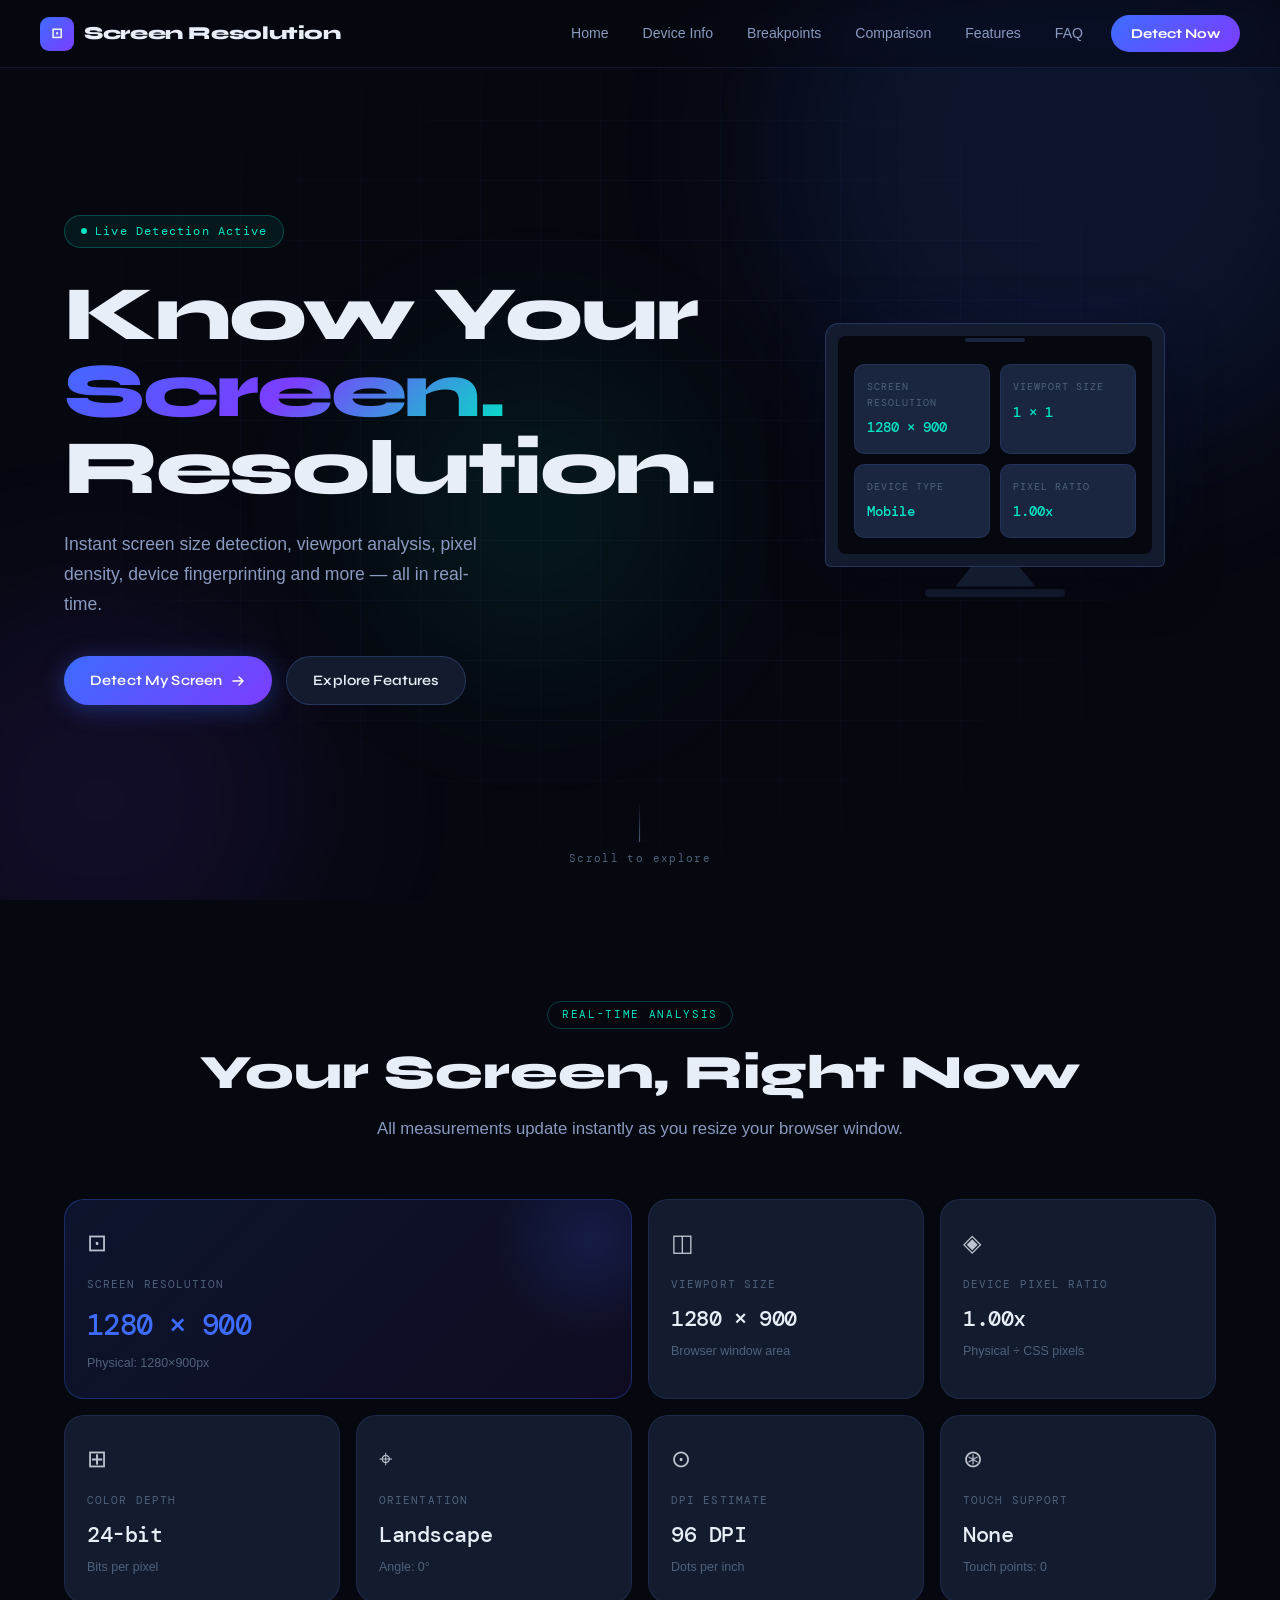
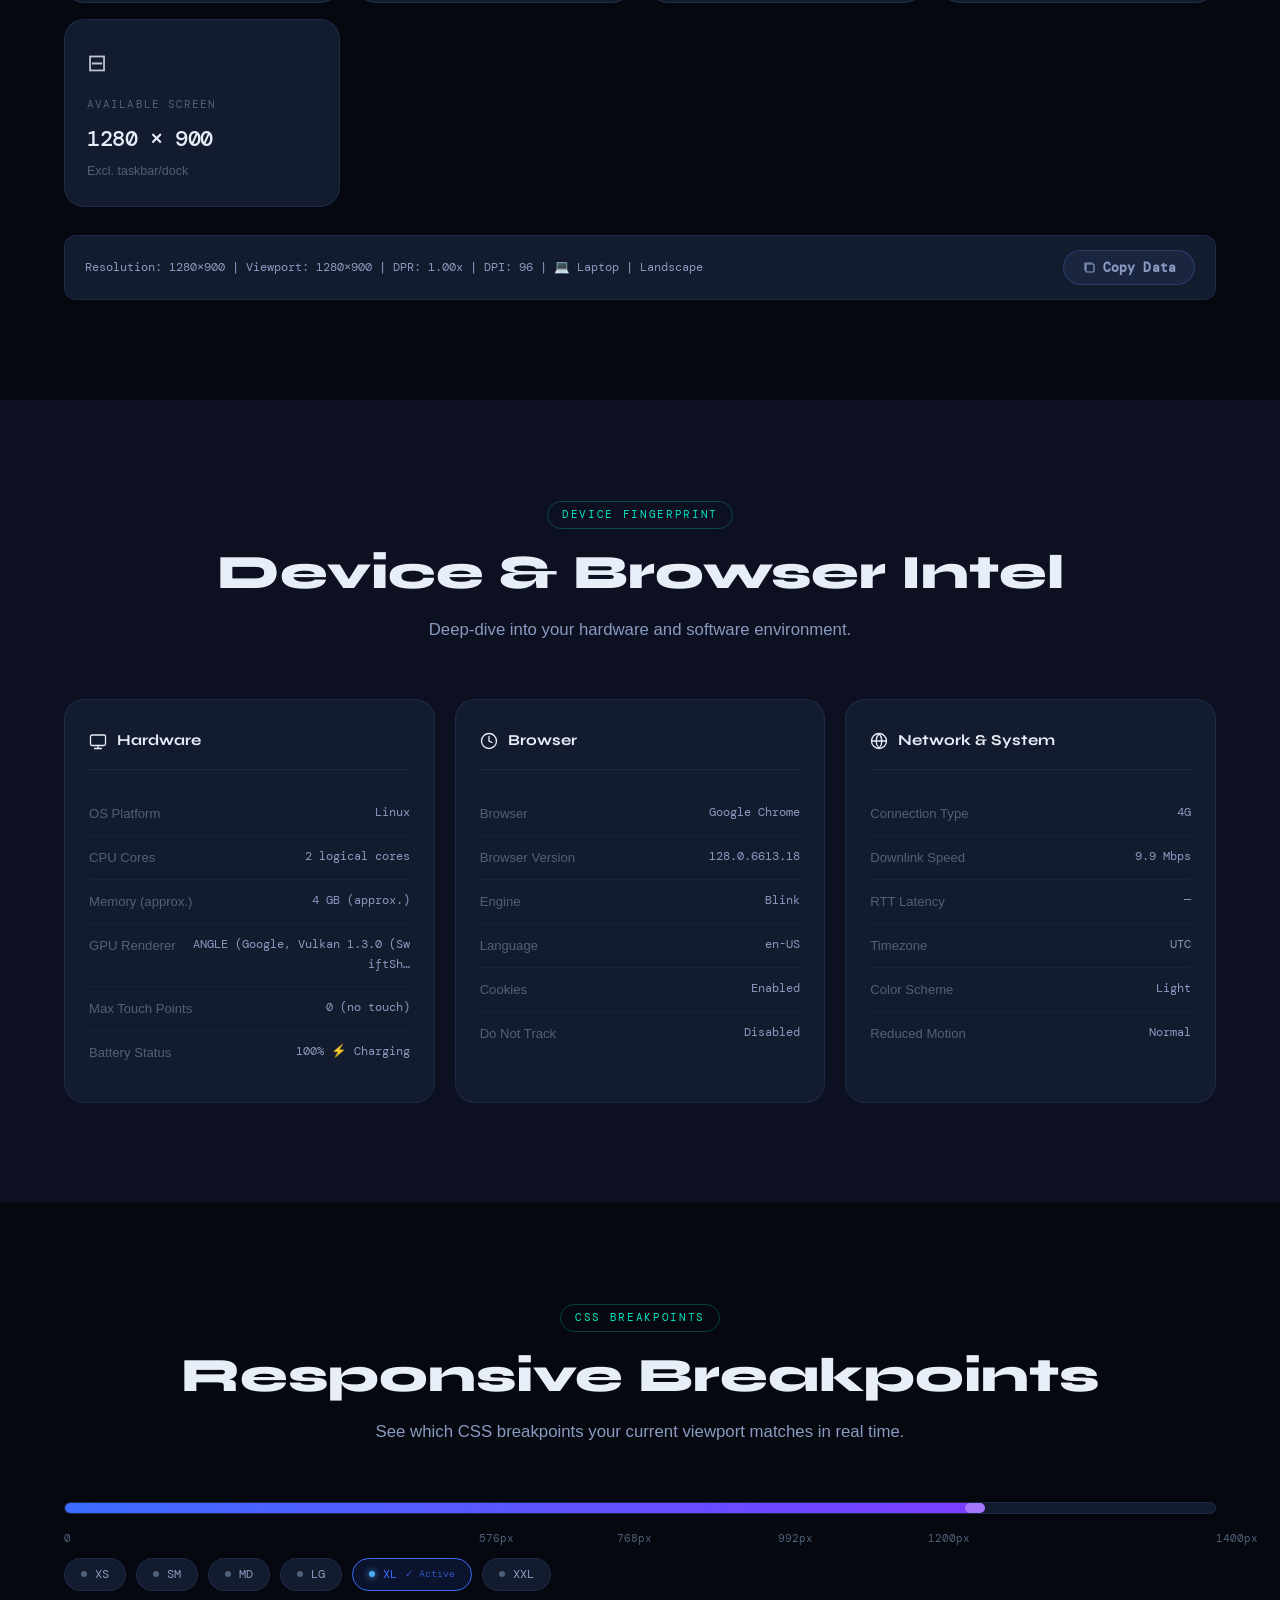
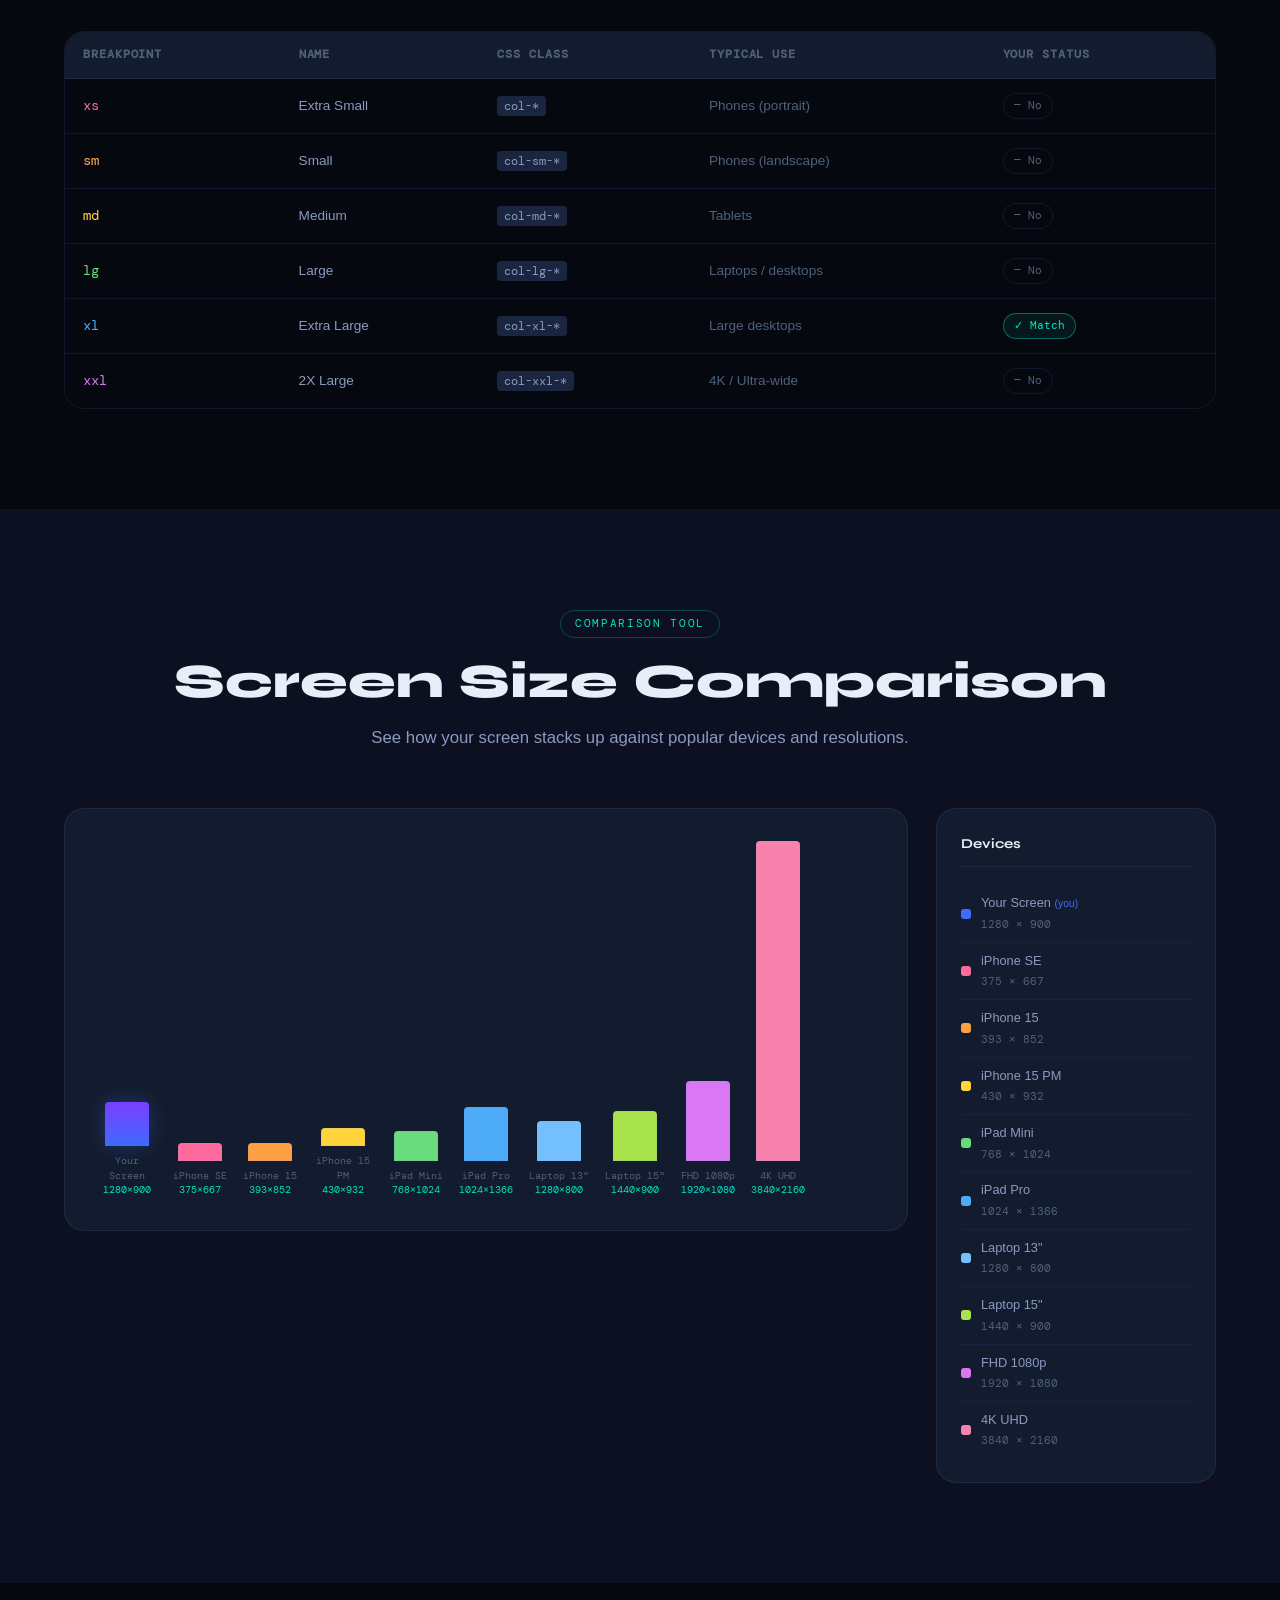
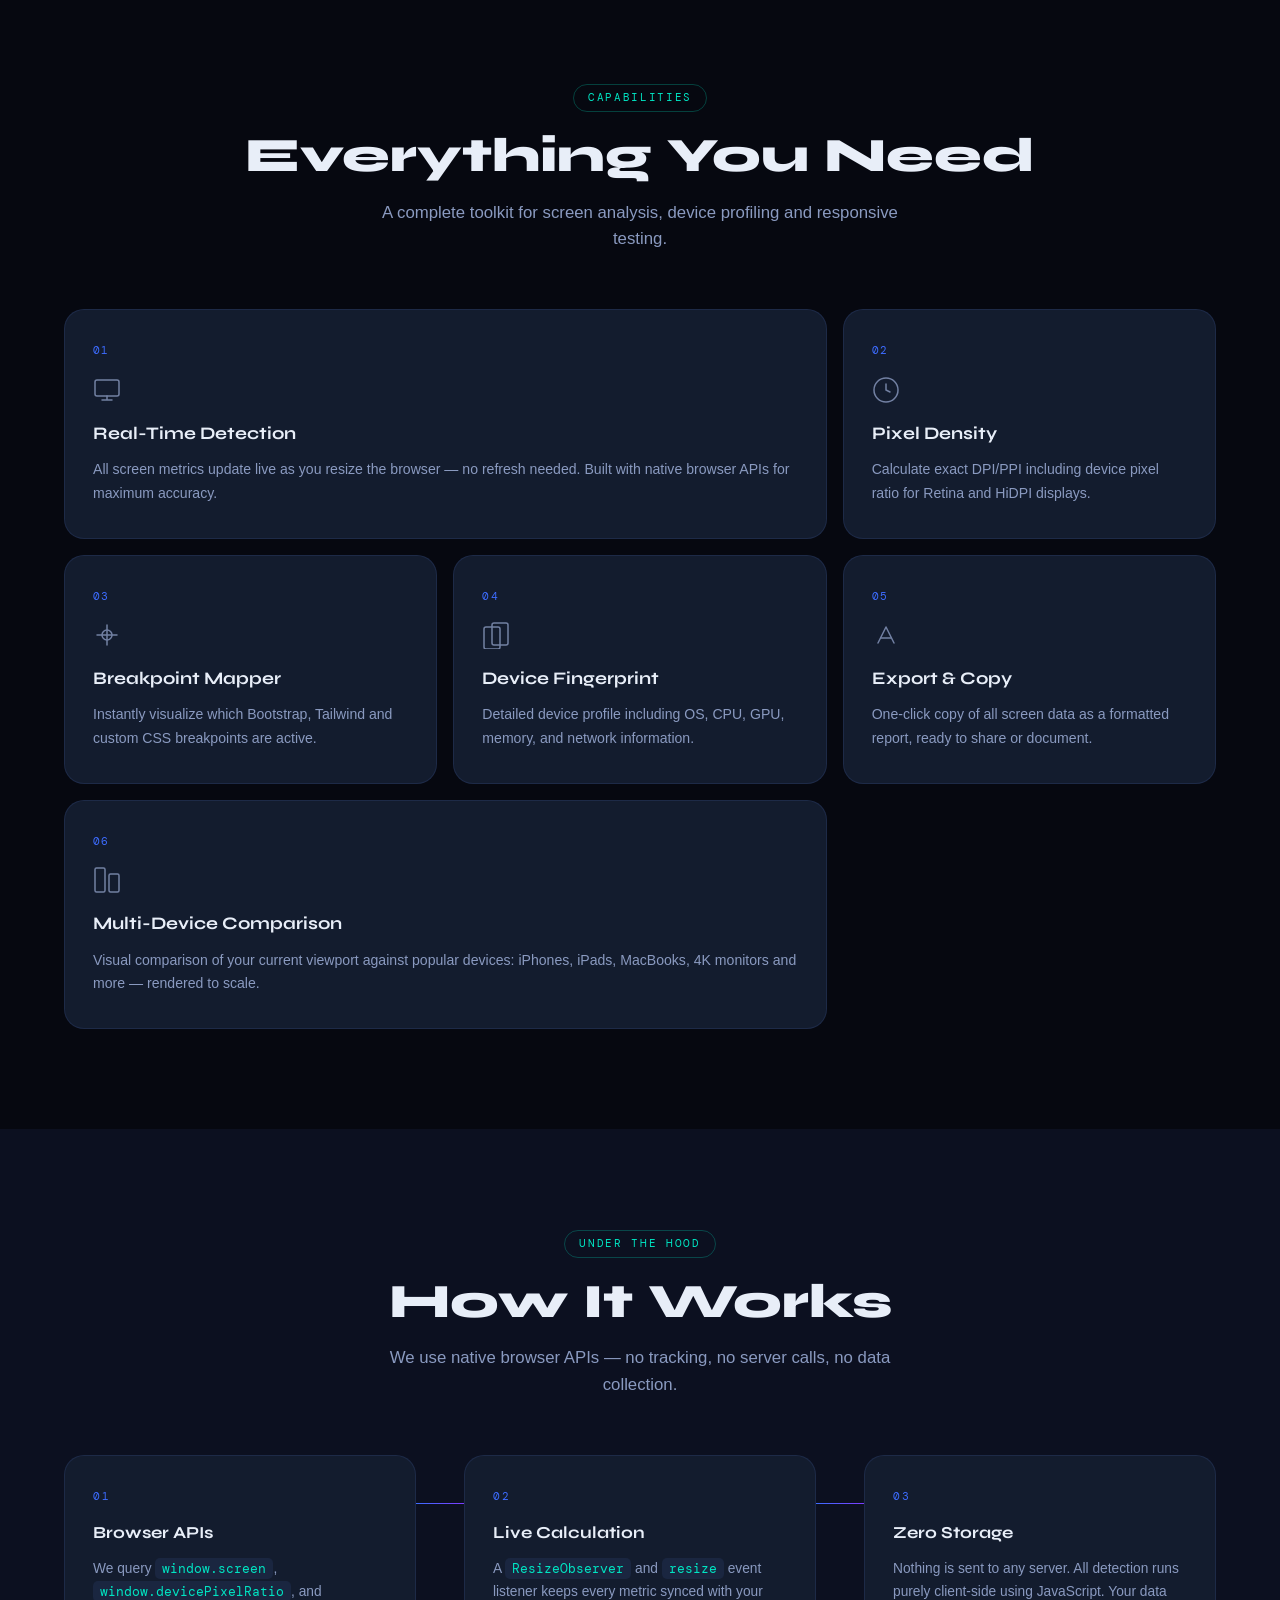
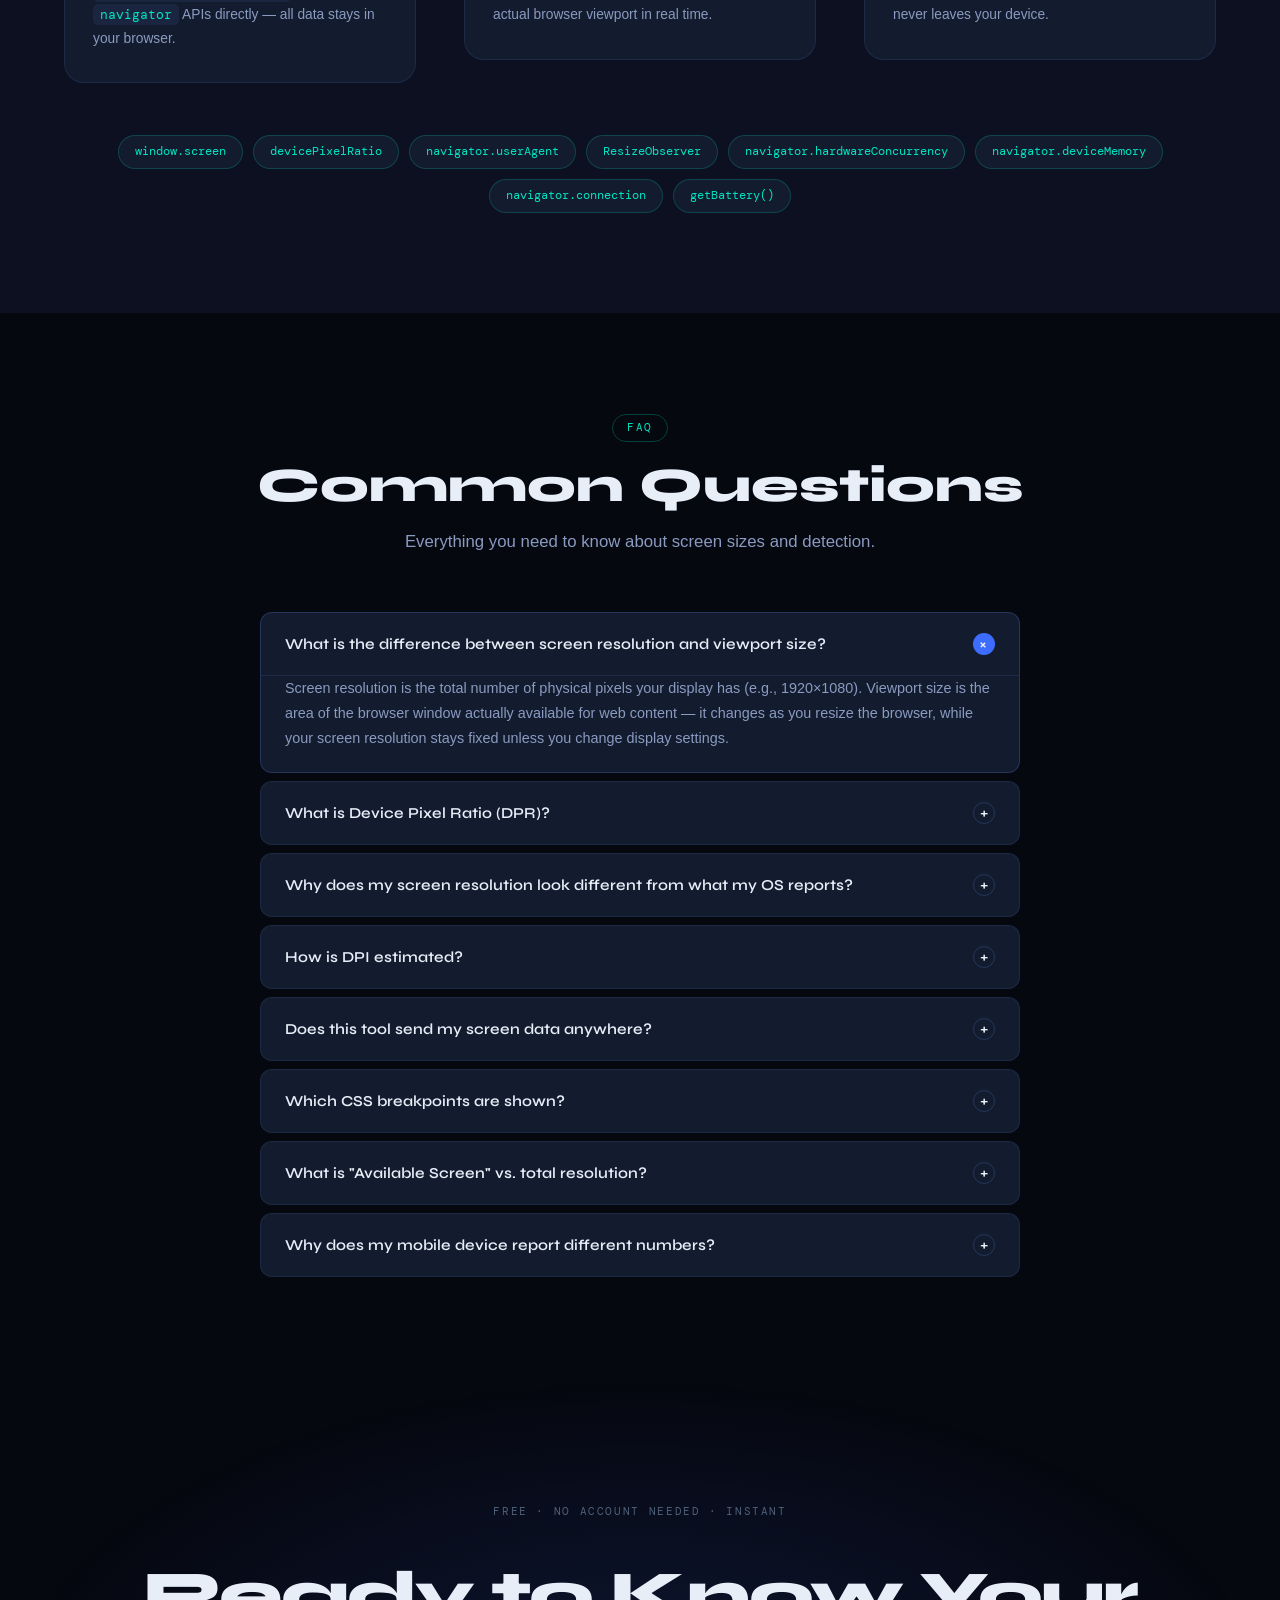
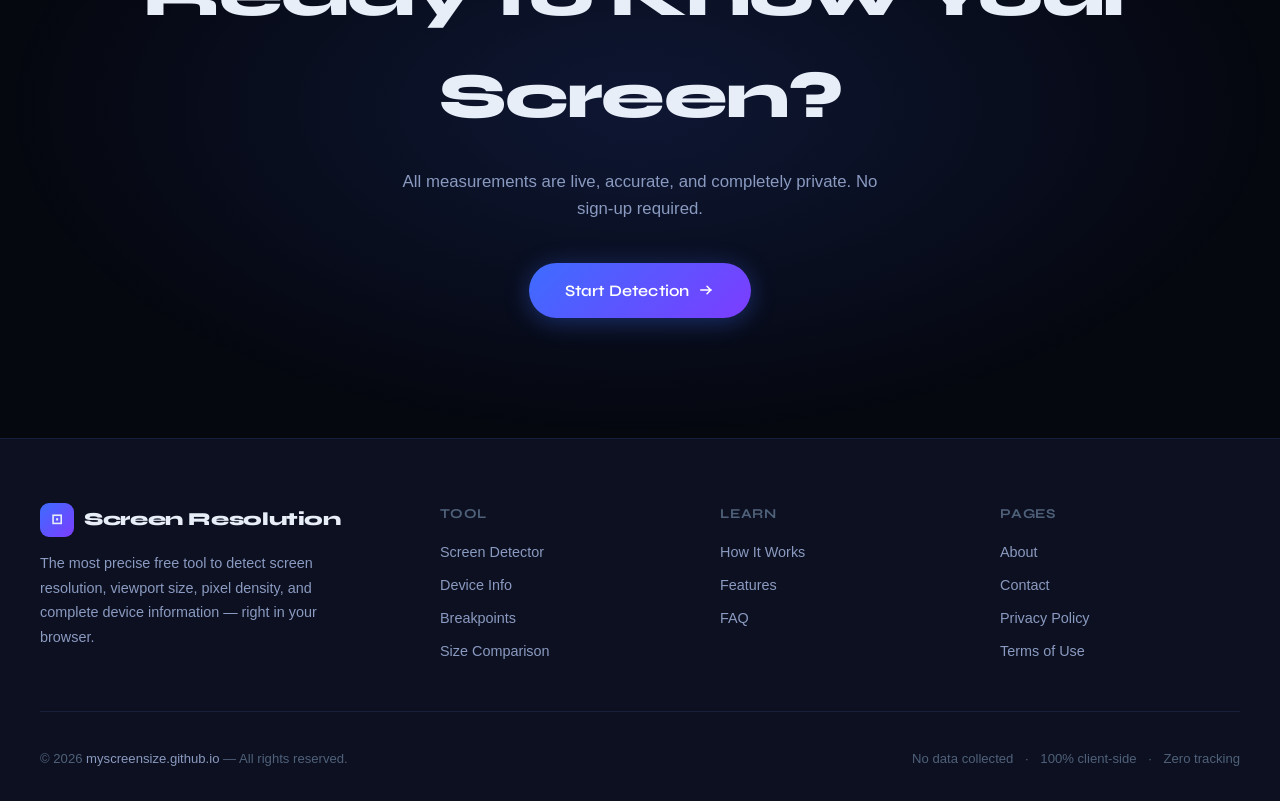
<file: index.html>
<!DOCTYPE html>
<html lang="en">
<head>
  <meta charset="UTF-8" />
  <meta name="viewport" content="width=device-width, initial-scale=1.0" />
  <meta http-equiv="X-UA-Compatible" content="IE=edge" />

  <!-- Primary SEO -->
  <title>Screen Resolution Test – Detect Screen Resolution, Viewport & Device Info</title>
  <meta name="description" content="Instantly detect your screen size, resolution, pixel density, viewport dimensions, and device type. Free online screen size checker for desktops, laptops, tablets, and mobile devices." />
  <meta name="keywords" content="screen size detector, screen resolution testing, screen resolution checker, viewport size, pixel density, device info, monitor size, screen test, display resolution, responsive design tool, DPI checker" />
  <meta name="author" content="MyScreenSize" />
  <meta name="robots" content="index, follow" />
  <link rel="canonical" href="https://myscreensize.github.io/" />
  <link rel="icon" type="image/png" sizes="32x32" href="/favicon.png">

  <!-- Open Graph -->
  <meta property="og:type" content="website" />
  <meta property="og:url" content="https://myscreensize.github.io/" />
  <meta property="og:title" content="Screen Resolution Testing – Screen Resolution & Device Detector" />
  <meta property="og:description" content="Instantly detect your screen size, resolution, pixel density, viewport dimensions, and full device info. Free online tool." />
  <meta property="og:image" content="https://myscreensize.github.io/og-image.png" />

  <!-- Twitter Card -->
  <meta name="twitter:card" content="summary_large_image" />
  <meta name="twitter:url" content="https://myscreensize.github.io/" />
  <meta name="twitter:title" content="Screen Resolution Testing – Screen Resolution & Device Detector" />
  <meta name="twitter:description" content="Detect screen size, resolution, pixel density, viewport, and device type instantly." />
  <meta name="twitter:image" content="https://myscreensize.github.io/og-image.png" />

  <!-- Schema Markup -->
  <script type="application/ld+json">
  {
  "@context": "https://schema.org",
  "@type": "WebSite",
  "name": "Screen Resolution Test",
  "url": "https://myscreensize.github.io/",
  "description": "Instantly detect your screen size, resolution, pixel density, viewport dimensions, and device type.",
  "publisher": {
    "@type": "Organization",
    "name": "MyScreenSize",
    "logo": {
      "@type": "ImageObject",
      "url": "https://myscreensize.github.io/og-image.png"
    }
  },
  "potentialAction": {
    "@type": "SearchAction",
    "target": "https://myscreensize.github.io/?s={search_term_string}",
    "query-input": "required name=search_term_string"
  }
}
  </script>  
  <!-- Schema Markup -->
  <script type="application/ld+json">
  {
    "@context": "https://schema.org",
    "@type": "WebApplication",
    "name": "Screen Resolution Test",
    "url": "https://myscreensize.github.io/",
    "description": "Free online tool to detect screen size, resolution, pixel density, viewport dimensions and full device information for desktops, laptops, tablets and mobile phones.",
    "applicationCategory": "UtilitiesApplication",
    "operatingSystem": "All",
    "browserRequirements": "Requires JavaScript",
    "offers": {
      "@type": "Offer",
      "price": "0",
      "priceCurrency": "USD"
    },
    "featureList": [
      "Screen resolution detection",
      "Viewport size measurement",
      "Pixel density (DPI/PPI) calculation",
      "Device type identification",
      "Browser information detection",
      "Color depth analysis",
      "Orientation detection",
      "Touch support detection"
    ]
  }
  </script>
  <!-- Schema Markup -->
  <script type="application/ld+json">
  {
  "@context": "https://schema.org",
  "@type": "FAQPage",
  "mainEntity": [
    {
      "@type": "Question",
      "name": "What is the difference between screen resolution and viewport size?",
      "acceptedAnswer": {
        "@type": "Answer",
        "text": "Screen resolution is the total number of physical pixels your display has (e.g., 1920×1080). Viewport size is the area of the browser window actually available for web content — it changes as you resize the browser, while your screen resolution stays fixed unless you change display settings."
      }
    },
    {
      "@type": "Question",
      "name": "What is Device Pixel Ratio (DPR)?",
      "acceptedAnswer": {
        "@type": "Answer",
        "text": "Device Pixel Ratio is the ratio between physical pixels and CSS (logical) pixels. A DPR of 2x means your screen uses 4 physical pixels to render each 1 CSS pixel — this is what \"Retina\" and \"HiDPI\" displays do. A 1920×1080 screen with 2x DPR has an effective CSS resolution of 960×540."
      }
    },
    {
      "@type": "Question",
      "name": "Why does my screen resolution look different from what my OS reports?",
      "acceptedAnswer": {
        "@type": "Answer",
        "text": "Operating systems apply display scaling (e.g., 150% or 200% scale on Windows HiDPI screens) which changes the effective pixel count the browser sees. This tool reports both the physical screen size and the CSS viewport size so you can see the exact difference."
      }
    },
    {
      "@type": "Question",
      "name": "How is DPI estimated?",
      "acceptedAnswer": {
        "@type": "Answer",
        "text": "We estimate DPI by multiplying the standard screen base DPI (96 DPI for most monitors) by the Device Pixel Ratio. For a true DPI reading, you would need to know the physical diagonal size of your screen in inches — which browsers do not expose for privacy reasons."
      }
    },
    {
      "@type": "Question",
      "name": "Does this tool send my screen data anywhere?",
      "acceptedAnswer": {
        "@type": "Answer",
        "text": "No. Everything runs entirely in your browser using native JavaScript APIs. Nothing is sent to any server, stored in a database, or tracked in any way. Your screen data never leaves your device."
      }
    },
    {
      "@type": "Question",
      "name": "Which CSS breakpoints are shown?",
      "acceptedAnswer": {
        "@type": "Answer",
        "text": "We show the standard Bootstrap 5 breakpoints (xs, sm, md, lg, xl, xxl) which align closely with Tailwind CSS and most modern frameworks. These are the most widely-used responsive design thresholds in the industry."
      }
    },
    {
      "@type": "Question",
      "name": "What is \"Available Screen\" vs. total resolution?",
      "acceptedAnswer": {
        "@type": "Answer",
        "text": "\"Available Screen\" (screen.availWidth × screen.availHeight) is the total display area minus any OS UI elements like the Windows taskbar, macOS menu bar, or dock. This is the maximum space a maximized window can occupy."
      }
    },
    {
      "@type": "Question",
      "name": "Why does my mobile device report different numbers?",
      "acceptedAnswer": {
        "@type": "Answer",
        "text": "Mobile browsers often apply viewport meta tag scaling and have high DPR displays. The physical resolution on modern phones can be 3×–4× higher than the CSS viewport they report to browsers. This is intentional — websites are designed at the CSS pixel level, not the physical pixel level."
      }
    }
  ]
}
  </script>

  <!-- Fonts -->
  <link rel="preconnect" href="https://fonts.googleapis.com" />
  <link rel="preconnect" href="https://fonts.gstatic.com" crossorigin />
  <link href="https://fonts.googleapis.com/css2?family=Syne:wght@400;500;600;700;800&family=DM+Mono:wght@300;400;500&family=Cabinet+Grotesk:wght@300;400;500;700;900&display=swap" rel="stylesheet" />

  <!-- Styles -->
  <link rel="stylesheet" href="css/style.css" />
  <link rel="stylesheet" href="css/animations.css" />
  <link rel="stylesheet" href="css/components.css" />
</head>
<body>

  <!-- Header injected by JS -->
  <div id="header-root"></div>

  <main>

    <!-- SECTION 1: Hero -->
    <section class="hero-section" id="hero" aria-label="Screen size detector hero">
      <div class="hero-bg-grid"></div>
      <div class="hero-orb orb-1"></div>
      <div class="hero-orb orb-2"></div>
      <div class="hero-orb orb-3"></div>
      <div class="container">
        <div class="hero-content">
          <div class="hero-badge reveal-up">
            <span class="badge-dot"></span>
            Live Detection Active
          </div>
          <h1 class="hero-title reveal-up delay-1">
            Know Your<br/><span class="gradient-text">Screen.</span><br/>Resolution.
          </h1>
          <p class="hero-subtitle reveal-up delay-2">
            Instant screen size detection, viewport analysis, pixel density, device fingerprinting and more — all in real-time.
          </p>
          <div class="hero-actions reveal-up delay-3">
            <a href="#live-detector" class="btn btn-primary">
              <span>Detect My Screen</span>
              <svg width="16" height="16" viewBox="0 0 16 16" fill="none"><path d="M3 8h10M9 4l4 4-4 4" stroke="currentColor" stroke-width="1.5" stroke-linecap="round" stroke-linejoin="round"/></svg>
            </a>
            <a href="#features" class="btn btn-ghost">Explore Features</a>
          </div>
        </div>
        <div class="hero-display reveal-right delay-2">
          <div class="screen-mockup">
            <div class="mockup-frame">
              <div class="mockup-screen">
                <div class="live-stat-card">
                  <div class="live-label">SCREEN RESOLUTION</div>
                  <div class="live-value" id="hero-resolution">—</div>
                </div>
                <div class="live-stat-card">
                  <div class="live-label">VIEWPORT SIZE</div>
                  <div class="live-value" id="hero-viewport">—</div>
                </div>
                <div class="live-stat-card">
                  <div class="live-label">DEVICE TYPE</div>
                  <div class="live-value" id="hero-device">—</div>
                </div>
                <div class="live-stat-card">
                  <div class="live-label">PIXEL RATIO</div>
                  <div class="live-value" id="hero-dpr">—</div>
                </div>
              </div>
            </div>
            <div class="mockup-stand"></div>
            <div class="mockup-base"></div>
          </div>
        </div>
      </div>
      <div class="hero-scroll-hint">
        <div class="scroll-line"></div>
        <span>Scroll to explore</span>
      </div>
    </section>

    <!-- SECTION 2: Live Detector -->
    <section class="detector-section" id="live-detector" aria-label="Live screen detector">
      <div class="container">
        <div class="section-header reveal-up">
          <div class="section-tag">REAL-TIME ANALYSIS</div>
          <h2 class="section-title">Your Screen, Right Now</h2>
          <p class="section-desc">All measurements update instantly as you resize your browser window.</p>
        </div>

        <div class="detector-grid reveal-up delay-1">
          <!-- Primary card -->
          <div class="detector-card primary-card">
            <div class="card-glow"></div>
            <div class="card-icon">⊡</div>
            <div class="card-label">Screen Resolution</div>
            <div class="card-value" id="det-resolution">Loading…</div>
            <div class="card-sub" id="det-resolution-sub">Physical display pixels</div>
          </div>

          <div class="detector-card">
            <div class="card-icon">◫</div>
            <div class="card-label">Viewport Size</div>
            <div class="card-value" id="det-viewport">Loading…</div>
            <div class="card-sub">Browser window area</div>
          </div>

          <div class="detector-card">
            <div class="card-icon">◈</div>
            <div class="card-label">Device Pixel Ratio</div>
            <div class="card-value" id="det-dpr">Loading…</div>
            <div class="card-sub">Physical ÷ CSS pixels</div>
          </div>

          <div class="detector-card">
            <div class="card-icon">⊞</div>
            <div class="card-label">Color Depth</div>
            <div class="card-value" id="det-colordepth">Loading…</div>
            <div class="card-sub">Bits per pixel</div>
          </div>

          <div class="detector-card">
            <div class="card-icon">⌖</div>
            <div class="card-label">Orientation</div>
            <div class="card-value" id="det-orientation">Loading…</div>
            <div class="card-sub" id="det-orientation-angle">Angle: —°</div>
          </div>

          <div class="detector-card">
            <div class="card-icon">⊙</div>
            <div class="card-label">DPI Estimate</div>
            <div class="card-value" id="det-dpi">Loading…</div>
            <div class="card-sub">Dots per inch</div>
          </div>

          <div class="detector-card">
            <div class="card-icon">⊛</div>
            <div class="card-label">Touch Support</div>
            <div class="card-value" id="det-touch">Loading…</div>
            <div class="card-sub" id="det-touch-points">Touch points: —</div>
          </div>

          <div class="detector-card">
            <div class="card-icon">⊟</div>
            <div class="card-label">Available Screen</div>
            <div class="card-value" id="det-avail">Loading…</div>
            <div class="card-sub">Excl. taskbar/dock</div>
          </div>
        </div>

        <div class="detector-copy-bar reveal-up delay-2">
          <span id="copy-summary-text">Loading screen data…</span>
          <button class="btn btn-copy" id="copy-btn" aria-label="Copy screen data">
            <svg width="15" height="15" viewBox="0 0 15 15" fill="none"><rect x="4" y="4" width="8" height="8" rx="1" stroke="currentColor" stroke-width="1.2"/><path d="M3 10V3h7" stroke="currentColor" stroke-width="1.2" stroke-linecap="round"/></svg>
            Copy Data
          </button>
        </div>
      </div>
    </section>

    <!-- SECTION 3: Device Info -->
    <section class="device-section" id="device-info" aria-label="Device information">
      <div class="container">
        <div class="section-header reveal-up">
          <div class="section-tag">DEVICE FINGERPRINT</div>
          <h2 class="section-title">Device & Browser Intel</h2>
          <p class="section-desc">Deep-dive into your hardware and software environment.</p>
        </div>
        <div class="device-grid reveal-up delay-1">
          <div class="device-info-panel">
            <h3 class="panel-title">
              <svg width="18" height="18" viewBox="0 0 18 18" fill="none"><rect x="1.5" y="3" width="15" height="10.5" rx="1.5" stroke="currentColor" stroke-width="1.3"/><path d="M5.5 16.5h7M9 13.5v3" stroke="currentColor" stroke-width="1.3" stroke-linecap="round"/></svg>
              Hardware
            </h3>
            <ul class="info-list" id="hardware-list">
              <li class="info-item"><span class="info-key">OS Platform</span><span class="info-val" id="hw-platform">—</span></li>
              <li class="info-item"><span class="info-key">CPU Cores</span><span class="info-val" id="hw-cores">—</span></li>
              <li class="info-item"><span class="info-key">Memory (approx.)</span><span class="info-val" id="hw-memory">—</span></li>
              <li class="info-item"><span class="info-key">GPU Renderer</span><span class="info-val" id="hw-gpu">—</span></li>
              <li class="info-item"><span class="info-key">Max Touch Points</span><span class="info-val" id="hw-touch">—</span></li>
              <li class="info-item"><span class="info-key">Battery Status</span><span class="info-val" id="hw-battery">—</span></li>
            </ul>
          </div>

          <div class="device-info-panel">
            <h3 class="panel-title">
              <svg width="18" height="18" viewBox="0 0 18 18" fill="none"><circle cx="9" cy="9" r="7.5" stroke="currentColor" stroke-width="1.3"/><path d="M9 4.5v4.5l3 1.5" stroke="currentColor" stroke-width="1.3" stroke-linecap="round"/></svg>
              Browser
            </h3>
            <ul class="info-list">
              <li class="info-item"><span class="info-key">Browser</span><span class="info-val" id="br-name">—</span></li>
              <li class="info-item"><span class="info-key">Browser Version</span><span class="info-val" id="br-version">—</span></li>
              <li class="info-item"><span class="info-key">Engine</span><span class="info-val" id="br-engine">—</span></li>
              <li class="info-item"><span class="info-key">Language</span><span class="info-val" id="br-language">—</span></li>
              <li class="info-item"><span class="info-key">Cookies</span><span class="info-val" id="br-cookies">—</span></li>
              <li class="info-item"><span class="info-key">Do Not Track</span><span class="info-val" id="br-dnt">—</span></li>
            </ul>
          </div>

          <div class="device-info-panel">
            <h3 class="panel-title">
              <svg width="18" height="18" viewBox="0 0 18 18" fill="none"><path d="M9 1.5C4.86 1.5 1.5 4.86 1.5 9S4.86 16.5 9 16.5 16.5 13.14 16.5 9 13.14 1.5 9 1.5z" stroke="currentColor" stroke-width="1.3"/><path d="M1.5 9h15M9 1.5a11.25 11.25 0 010 15M9 1.5a11.25 11.25 0 000 15" stroke="currentColor" stroke-width="1.3"/></svg>
              Network & System
            </h3>
            <ul class="info-list">
              <li class="info-item"><span class="info-key">Connection Type</span><span class="info-val" id="net-type">—</span></li>
              <li class="info-item"><span class="info-key">Downlink Speed</span><span class="info-val" id="net-speed">—</span></li>
              <li class="info-item"><span class="info-key">RTT Latency</span><span class="info-val" id="net-rtt">—</span></li>
              <li class="info-item"><span class="info-key">Timezone</span><span class="info-val" id="sys-timezone">—</span></li>
              <li class="info-item"><span class="info-key">Color Scheme</span><span class="info-val" id="sys-colorscheme">—</span></li>
              <li class="info-item"><span class="info-key">Reduced Motion</span><span class="info-val" id="sys-motion">—</span></li>
            </ul>
          </div>
        </div>
      </div>
    </section>

    <!-- SECTION 4: Breakpoint Visualizer -->
    <section class="breakpoint-section" id="breakpoints" aria-label="CSS breakpoints">
      <div class="container">
        <div class="section-header reveal-up">
          <div class="section-tag">CSS BREAKPOINTS</div>
          <h2 class="section-title">Responsive Breakpoints</h2>
          <p class="section-desc">See which CSS breakpoints your current viewport matches in real time.</p>
        </div>
        <div class="breakpoint-visualizer reveal-up delay-1">
          <div class="bp-ruler" id="bp-ruler">
            <div class="bp-fill" id="bp-fill"></div>
          </div>
          <div class="bp-labels" id="bp-labels"></div>
          <div class="bp-cards" id="bp-cards"></div>
        </div>
        <div class="breakpoint-table-wrap reveal-up delay-2">
          <table class="breakpoint-table" aria-label="Breakpoint reference table">
            <thead>
              <tr>
                <th>Breakpoint</th>
                <th>Name</th>
                <th>CSS Class</th>
                <th>Typical Use</th>
                <th>Your Status</th>
              </tr>
            </thead>
            <tbody id="breakpoint-tbody"></tbody>
          </table>
        </div>
      </div>
    </section>

    <!-- SECTION 5: Screen Size Comparison -->
    <section class="comparison-section" id="comparison" aria-label="Screen size comparison">
      <div class="container">
        <div class="section-header reveal-up">
          <div class="section-tag">COMPARISON TOOL</div>
          <h2 class="section-title">Screen Size Comparison</h2>
          <p class="section-desc">See how your screen stacks up against popular devices and resolutions.</p>
        </div>
        <div class="comparison-layout reveal-up delay-1">
          <div class="comparison-canvas" id="comparison-canvas" aria-label="Visual device comparison">
            <!-- rendered by JS -->
          </div>
          <div class="comparison-legend" id="comparison-legend"></div>
        </div>
      </div>
    </section>

    <!-- SECTION 6: Features Grid -->
    <section class="features-section" id="features" aria-label="Features overview">
      <div class="container">
        <div class="section-header reveal-up">
          <div class="section-tag">CAPABILITIES</div>
          <h2 class="section-title">Everything You Need</h2>
          <p class="section-desc">A complete toolkit for screen analysis, device profiling and responsive testing.</p>
        </div>
        <div class="features-grid reveal-up delay-1">
          <div class="feature-card card-wide">
            <div class="feat-number">01</div>
            <div class="feat-icon-wrap">
              <svg width="28" height="28" viewBox="0 0 28 28" fill="none"><rect x="2" y="4" width="24" height="16" rx="2" stroke="currentColor" stroke-width="1.5"/><path d="M9 24h10M14 20v4" stroke="currentColor" stroke-width="1.5" stroke-linecap="round"/></svg>
            </div>
            <h3>Real-Time Detection</h3>
            <p>All screen metrics update live as you resize the browser — no refresh needed. Built with native browser APIs for maximum accuracy.</p>
          </div>
          <div class="feature-card">
            <div class="feat-number">02</div>
            <div class="feat-icon-wrap">
              <svg width="28" height="28" viewBox="0 0 28 28" fill="none"><circle cx="14" cy="14" r="12" stroke="currentColor" stroke-width="1.5"/><path d="M14 8v6l4 2" stroke="currentColor" stroke-width="1.5" stroke-linecap="round"/></svg>
            </div>
            <h3>Pixel Density</h3>
            <p>Calculate exact DPI/PPI including device pixel ratio for Retina and HiDPI displays.</p>
          </div>
          <div class="feature-card">
            <div class="feat-number">03</div>
            <div class="feat-icon-wrap">
              <svg width="28" height="28" viewBox="0 0 28 28" fill="none"><path d="M4 14h20M14 4v20" stroke="currentColor" stroke-width="1.5" stroke-linecap="round"/><circle cx="14" cy="14" r="5" stroke="currentColor" stroke-width="1.5"/></svg>
            </div>
            <h3>Breakpoint Mapper</h3>
            <p>Instantly visualize which Bootstrap, Tailwind and custom CSS breakpoints are active.</p>
          </div>
          <div class="feature-card">
            <div class="feat-number">04</div>
            <div class="feat-icon-wrap">
              <svg width="28" height="28" viewBox="0 0 28 28" fill="none"><rect x="2" y="6" width="16" height="22" rx="2" stroke="currentColor" stroke-width="1.5"/><rect x="10" y="2" width="16" height="22" rx="2" stroke="currentColor" stroke-width="1.5"/></svg>
            </div>
            <h3>Device Fingerprint</h3>
            <p>Detailed device profile including OS, CPU, GPU, memory, and network information.</p>
          </div>
          <div class="feature-card">
            <div class="feat-number">05</div>
            <div class="feat-icon-wrap">
              <svg width="28" height="28" viewBox="0 0 28 28" fill="none"><path d="M6 22L14 6l8 16" stroke="currentColor" stroke-width="1.5" stroke-linecap="round" stroke-linejoin="round"/><path d="M9 17h10" stroke="currentColor" stroke-width="1.5" stroke-linecap="round"/></svg>
            </div>
            <h3>Export & Copy</h3>
            <p>One-click copy of all screen data as a formatted report, ready to share or document.</p>
          </div>
          <div class="feature-card card-wide">
            <div class="feat-number">06</div>
            <div class="feat-icon-wrap">
              <svg width="28" height="28" viewBox="0 0 28 28" fill="none"><rect x="2" y="2" width="10" height="24" rx="1.5" stroke="currentColor" stroke-width="1.5"/><rect x="16" y="8" width="10" height="18" rx="1.5" stroke="currentColor" stroke-width="1.5"/></svg>
            </div>
            <h3>Multi-Device Comparison</h3>
            <p>Visual comparison of your current viewport against popular devices: iPhones, iPads, MacBooks, 4K monitors and more — rendered to scale.</p>
          </div>
        </div>
      </div>
    </section>

    <!-- SECTION 7: How It Works -->
    <section class="how-section" id="how-it-works" aria-label="How it works">
      <div class="container">
        <div class="section-header reveal-up">
          <div class="section-tag">UNDER THE HOOD</div>
          <h2 class="section-title">How It Works</h2>
          <p class="section-desc">We use native browser APIs — no tracking, no server calls, no data collection.</p>
        </div>
        <div class="steps-track">
          <div class="step-item reveal-left delay-1">
            <div class="step-num">01</div>
            <div class="step-content">
              <h3>Browser APIs</h3>
              <p>We query <code>window.screen</code>, <code>window.devicePixelRatio</code>, and <code>navigator</code> APIs directly — all data stays in your browser.</p>
            </div>
          </div>
          <div class="step-connector"></div>
          <div class="step-item reveal-up delay-2">
            <div class="step-num">02</div>
            <div class="step-content">
              <h3>Live Calculation</h3>
              <p>A <code>ResizeObserver</code> and <code>resize</code> event listener keeps every metric synced with your actual browser viewport in real time.</p>
            </div>
          </div>
          <div class="step-connector"></div>
          <div class="step-item reveal-right delay-3">
            <div class="step-num">03</div>
            <div class="step-content">
              <h3>Zero Storage</h3>
              <p>Nothing is sent to any server. All detection runs purely client-side using JavaScript. Your data never leaves your device.</p>
            </div>
          </div>
        </div>
        <div class="api-chips reveal-up delay-3">
          <span class="api-chip">window.screen</span>
          <span class="api-chip">devicePixelRatio</span>
          <span class="api-chip">navigator.userAgent</span>
          <span class="api-chip">ResizeObserver</span>
          <span class="api-chip">navigator.hardwareConcurrency</span>
          <span class="api-chip">navigator.deviceMemory</span>
          <span class="api-chip">navigator.connection</span>
          <span class="api-chip">getBattery()</span>
        </div>
      </div>
    </section>

    <!-- SECTION 8: FAQ -->
    <section class="faq-section" id="faq" aria-label="Frequently asked questions">
      <div class="container">
        <div class="section-header reveal-up">
          <div class="section-tag">FAQ</div>
          <h2 class="section-title">Common Questions</h2>
          <p class="section-desc">Everything you need to know about screen sizes and detection.</p>
        </div>
        <div class="faq-list reveal-up delay-1" id="faq-list">
          <!-- injected by JS -->
        </div>
      </div>
    </section>

    <!-- SECTION 9: CTA -->
    <section class="cta-section" id="cta" aria-label="Call to action">
      <div class="cta-bg"></div>
      <div class="container">
        <div class="cta-inner reveal-up">
          <div class="cta-badge">FREE · NO ACCOUNT NEEDED · INSTANT</div>
          <h2 class="cta-title">Ready to Know Your Screen?</h2>
          <p class="cta-desc">All measurements are live, accurate, and completely private. No sign-up required.</p>
          <a href="#live-detector" class="btn btn-primary btn-large">
            <span>Start Detection</span>
            <svg width="18" height="18" viewBox="0 0 18 18" fill="none"><path d="M3.75 9h10.5M10 5.25L13.75 9 10 12.75" stroke="currentColor" stroke-width="1.5" stroke-linecap="round" stroke-linejoin="round"/></svg>
          </a>
        </div>
      </div>
    </section>

  </main>

  <!-- Footer injected by JS -->
  <div id="footer-root"></div>

  <!-- Scripts -->
  <script src="js/header.js"></script>
  <script src="js/footer.js"></script>
  <script src="js/detector.js"></script>
  <script src="js/breakpoints.js"></script>
  <script src="js/comparison.js"></script>
  <script src="js/device.js"></script>
  <script src="js/faq.js"></script>
  <script src="js/animations.js"></script>
  <script src="js/main.js"></script>
</body>
</html>
</file>
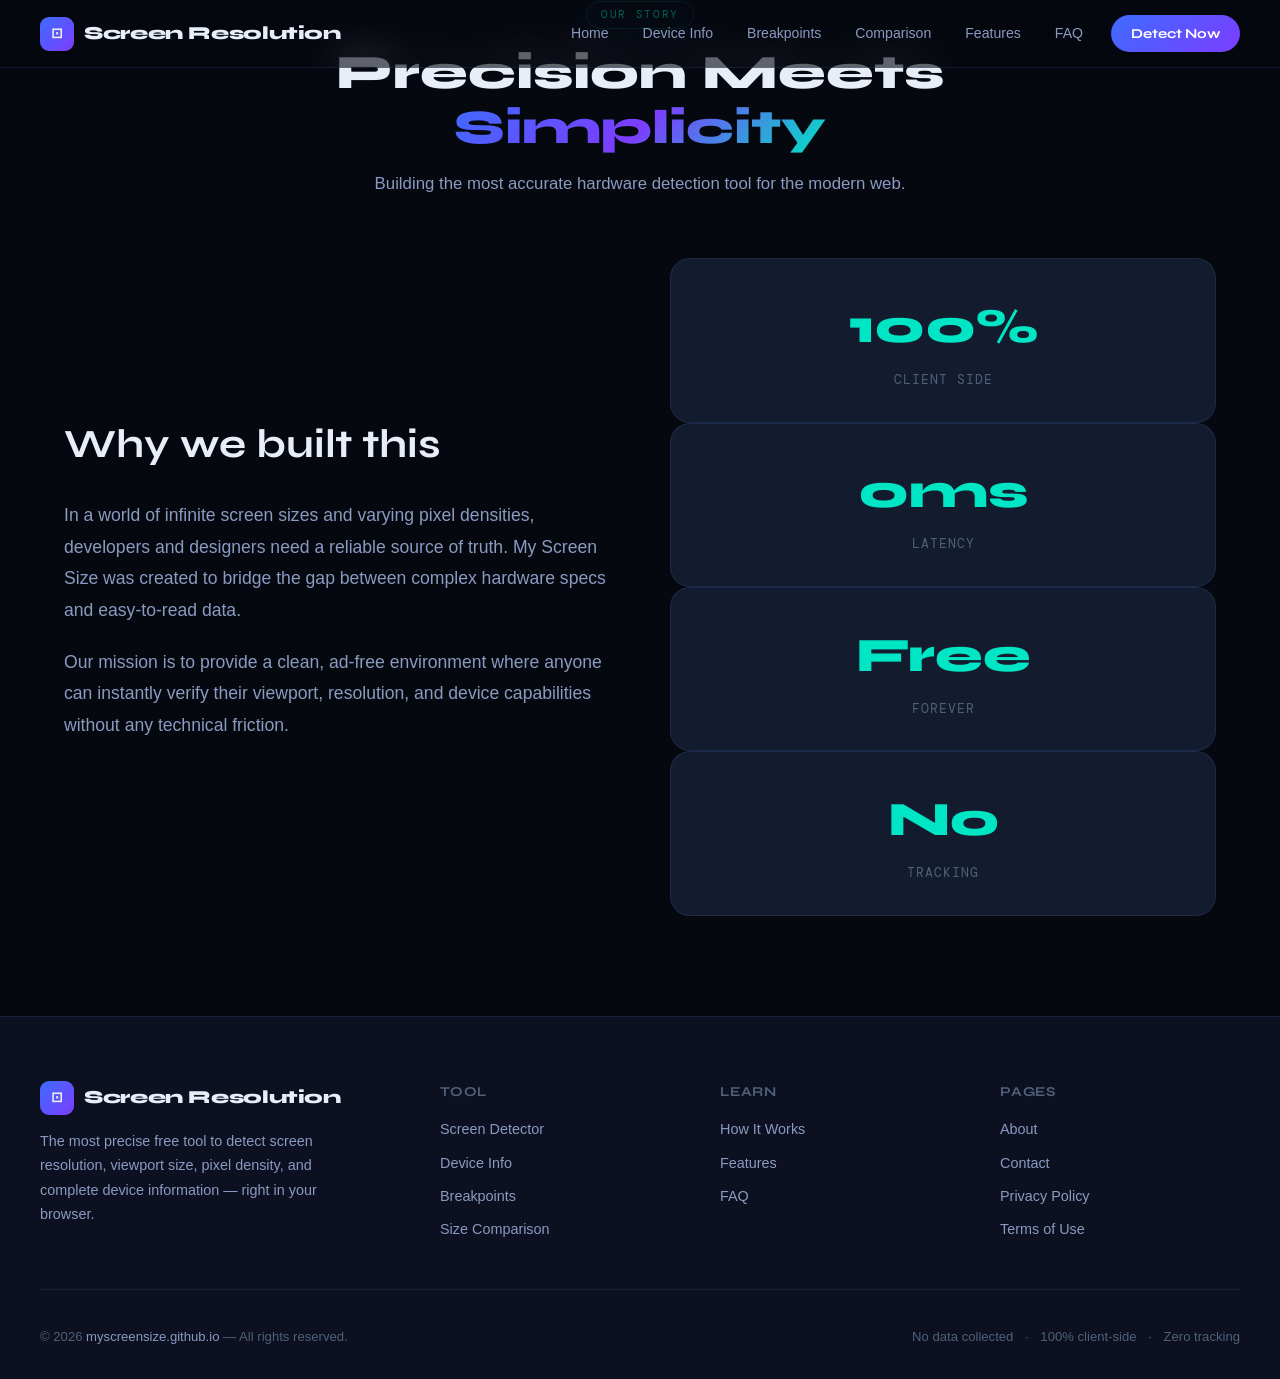
<file: about.html>
<!DOCTYPE html>
<html lang="en">
<head>
  <meta charset="UTF-8" />
  <meta name="viewport" content="width=device-width, initial-scale=1.0" />
  <title>About Us – My Screen Size</title>
  <meta name="description" content="Learn more about My Screen Size, the ultimate tool for developers and designers to check screen resolution and device specs." />
  
  <link rel="preconnect" href="https://fonts.googleapis.com" />
  <link rel="preconnect" href="https://fonts.gstatic.com" crossorigin />
  <link href="https://fonts.googleapis.com/css2?family=Syne:wght@400;500;600;700;800&family=DM+Mono:wght@300;400;500&family=Cabinet+Grotesk:wght@300;400;500;700;900&display=swap" rel="stylesheet" />
  <link rel="icon" type="image/png" sizes="32x32" href="/favicon.png">
  
  <link rel="stylesheet" href="css/style.css" />
  <link rel="stylesheet" href="css/animations.css" />
  <link rel="stylesheet" href="css/components.css" />
  
  <style>
    .about-content { padding: 160px 0 100px; }
    .about-grid { 
        display: grid; 
        grid-template-columns: 1fr 1fr; 
        gap: 60px; 
        align-items: center;
        margin-top: 60px;
    }
    .about-text h2 { font-family: var(--font-head); font-size: 2.5rem; margin-bottom: 24px; color: var(--text); }
    .about-text p { color: var(--text-2); line-height: 1.8; margin-bottom: 20px; font-size: 1.1rem; }
    .stat-box {
        background: var(--surface);
        border: 1px solid var(--border);
        padding: 30px;
        border-radius: var(--radius-lg);
        text-align: center;
    }
    .stat-number { font-family: var(--font-head); font-size: 3rem; font-weight: 800; color: var(--accent-3); display: block; }
    .stat-label { color: var(--text-3); font-family: var(--font-mono); text-transform: uppercase; font-size: 0.8rem; letter-spacing: 1px; }
    
    @media (max-width: 992px) {
        .about-grid { grid-template-columns: 1fr; }
    }
  </style>
</head>
<body>

  <div id="header-root"></div>

  <main class="about-content">
    <div class="container">      
      <div class="section-header reveal-up">
        <div class="section-tag">OUR STORY</div>
        <h1 class="section-title">Precision Meets <br/><span class="gradient-text">Simplicity</span></h1>
        <p class="section-desc">Building the most accurate hardware detection tool for the modern web.</p>
      </div>

      <div class="about-grid">
        <div class="about-text reveal-left">
          <h2>Why we built this</h2>
          <p>In a world of infinite screen sizes and varying pixel densities, developers and designers need a reliable source of truth. My Screen Size was created to bridge the gap between complex hardware specs and easy-to-read data.</p>
          <p>Our mission is to provide a clean, ad-free environment where anyone can instantly verify their viewport, resolution, and device capabilities without any technical friction.</p>
        </div>
        <div class="stats-container grid-2 reveal-right">
          <div class="stat-box">
            <span class="stat-number">100%</span>
            <span class="stat-label">Client Side</span>
          </div>
          <div class="stat-box">
            <span class="stat-number">0ms</span>
            <span class="stat-label">Latency</span>
          </div>
          <div class="stat-box">
            <span class="stat-number">Free</span>
            <span class="stat-label">Forever</span>
          </div>
          <div class="stat-box">
            <span class="stat-number">No</span>
            <span class="stat-label">Tracking</span>
          </div>
        </div>
      </div>
    </div>
  </main>

  <div id="footer-root"></div>

  <script src="js/header.js"></script>
  <script src="js/footer.js"></script>
  <script src="js/animations.js"></script>
  <script src="js/main.js"></script>
</body>
</html>
</file>
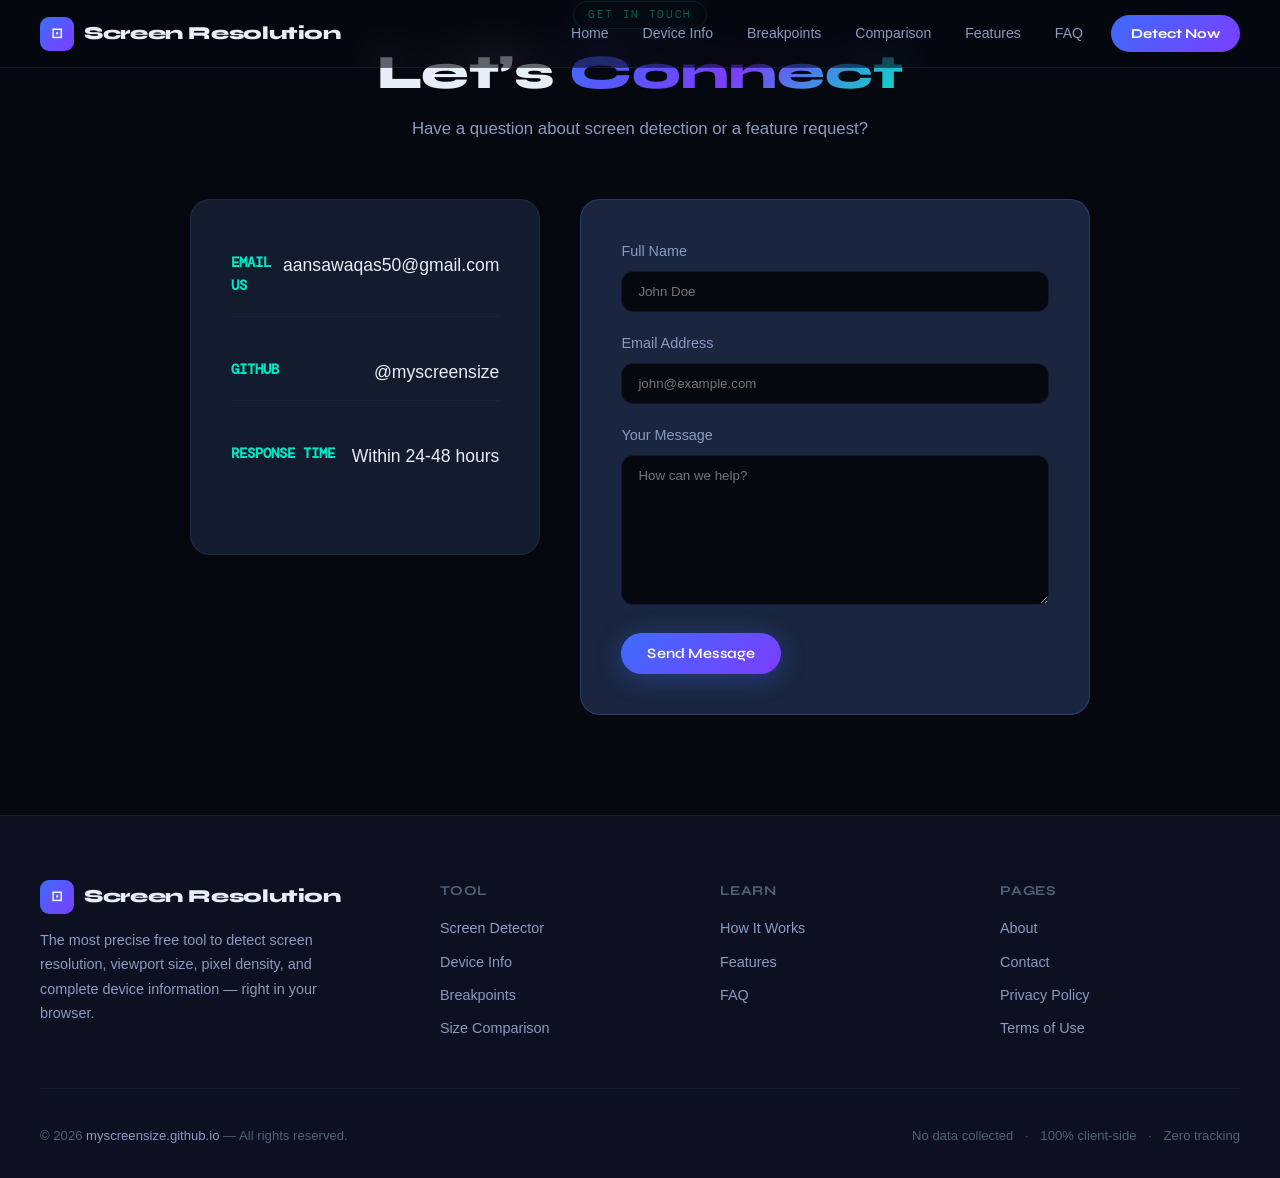
<file: contact.html>
<!DOCTYPE html>
<html lang="en">
<head>
  <meta charset="UTF-8" />
  <meta name="viewport" content="width=device-width, initial-scale=1.0" />
  <title>Contact Us – My Screen Size</title>
  
  <link rel="preconnect" href="https://fonts.googleapis.com" />
  <link rel="preconnect" href="https://fonts.gstatic.com" crossorigin />
  <link href="https://fonts.googleapis.com/css2?family=Syne:wght@400;500;600;700;800&family=DM+Mono:wght@300;400;500&family=Cabinet+Grotesk:wght@300;400;500;700;900&display=swap" rel="stylesheet" />
  <link rel="icon" type="image/png" sizes="32x32" href="/favicon.png">
  
  <link rel="stylesheet" href="css/style.css" />
  <link rel="stylesheet" href="css/animations.css" />
  <link rel="stylesheet" href="css/components.css" />
  
  <style>
    .contact-content { padding: 160px 0 100px; }
    .contact-wrapper { max-width: 900px; margin: 0 auto; display: grid; grid-template-columns: 1fr 1.5fr; gap: 40px; }
    
    .contact-info-card {
        background: var(--surface);
        border: 1px solid var(--border);
        padding: 40px;
        border-radius: var(--radius-lg);
        height: fit-content;
    }
    .info-item { margin-bottom: 30px; }
    .info-item h3 { font-family: var(--font-mono); color: var(--accent-3); font-size: 0.9rem; text-transform: uppercase; margin-bottom: 8px; }
    .info-item p, .info-item a { color: var(--text); font-size: 1.1rem; text-decoration: none; }
    .info-item a:hover { color: var(--accent); }

    .contact-form {
        background: var(--surface-2);
        padding: 40px;
        border-radius: var(--radius-lg);
        border: 1px solid var(--border-2);
    }
    .form-group { margin-bottom: 20px; }
    .form-group label { display: block; margin-bottom: 8px; color: var(--text-2); font-size: 0.9rem; }
    .form-control {
        width: 100%;
        background: var(--bg);
        border: 1px solid var(--border);
        padding: 12px 16px;
        border-radius: var(--radius);
        color: var(--text);
        font-family: var(--font-body);
        transition: var(--transition);
    }
    .form-control:focus { outline: none; border-color: var(--accent); box-shadow: 0 0 0 4px var(--accent-glow); }
    textarea.form-control { min-height: 150px; resize: vertical; }

    @media (max-width: 768px) {
        .contact-wrapper { grid-template-columns: 1fr; }
    }
  </style>
</head>
<body>

  <div id="header-root"></div>

  <main class="contact-content">
    <div class="container">
      <div class="section-header reveal-up">
        <div class="section-tag">GET IN TOUCH</div>
        <h1 class="section-title">Let’s <span class="gradient-text">Connect</span></h1>
        <p class="section-desc">Have a question about screen detection or a feature request?</p>
      </div>

      <div class="contact-wrapper">
        <div class="contact-info-card reveal-left">
          <div class="info-item">
            <h3>Email Us</h3>
            <a href="mailto:aansawaqas50@gmail.com">aansawaqas50@gmail.com</a>
          </div>
          <div class="info-item">
            <h3>Github</h3>
            <a href="https://github.com/myscreensize" target="_blank">@myscreensize</a>
          </div>
          <div class="info-item">
            <h3>Response Time</h3>
            <p>Within 24-48 hours</p>
          </div>
        </div>

        <form class="contact-form reveal-right" action="https://formspree.io/f/aansawaqas50@gmail.com" method="POST">
          <div class="form-group">
            <label for="name">Full Name</label>
            <input type="text" id="name" name="name" class="form-control" placeholder="John Doe" required>
          </div>
          <div class="form-group">
            <label for="email">Email Address</label>
            <input type="email" id="email" name="email" class="form-control" placeholder="john@example.com" required>
          </div>
          <div class="form-group">
            <label for="message">Your Message</label>
            <textarea id="message" name="message" class="form-control" placeholder="How can we help?" required></textarea>
          </div>
          <button type="submit" class="btn btn-primary w-full">
            <span>Send Message</span>
          </button>
        </form>
      </div>
    </div>
  </main>

  <div id="footer-root"></div>

  <script src="js/header.js"></script>
  <script src="js/footer.js"></script>
  <script src="js/animations.js"></script>
  <script src="js/main.js"></script>
</body>
</html>
</file>
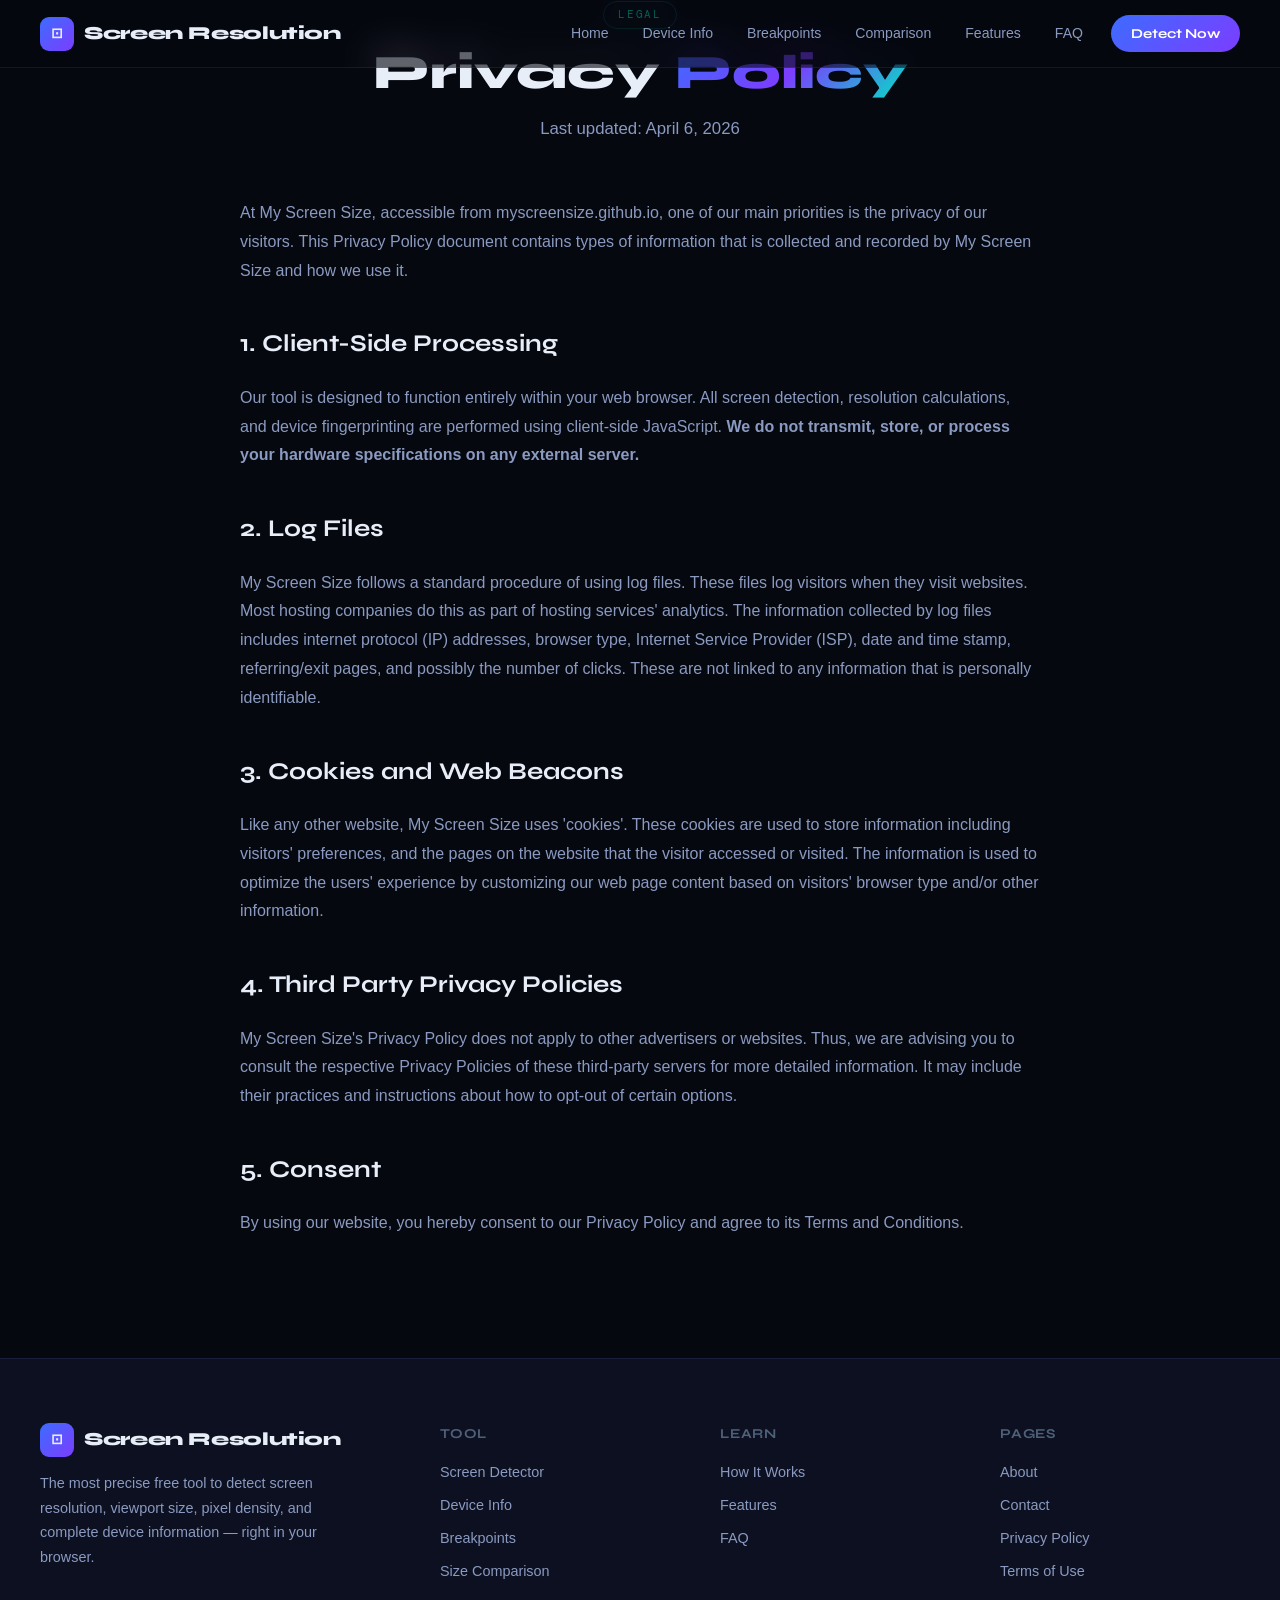
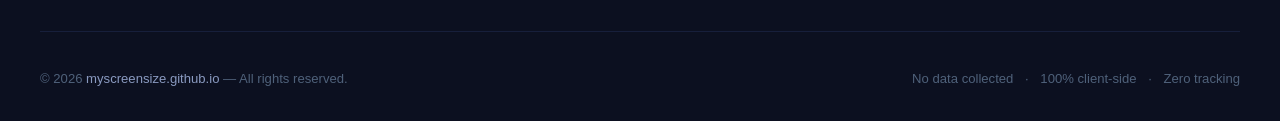
<file: privacy.html>
<!DOCTYPE html>
<html lang="en">
<head>
  <meta charset="UTF-8" />
  <meta name="viewport" content="width=device-width, initial-scale=1.0" />
  <title>Privacy Policy – My Screen Size</title>
  <meta name="description" content="Privacy Policy for My Screen Size. Learn how we handle your data with our zero-storage, client-side detection tool." />
  
  <link rel="preconnect" href="https://fonts.googleapis.com" />
  <link rel="preconnect" href="https://fonts.gstatic.com" crossorigin />
  <link href="https://fonts.googleapis.com/css2?family=Syne:wght@400;500;600;700;800&family=DM+Mono:wght@300;400;500&family=Cabinet+Grotesk:wght@300;400;500;700;900&display=swap" rel="stylesheet" />
  <link rel="icon" type="image/png" sizes="32x32" href="/favicon.png">
  
  <link rel="stylesheet" href="css/style.css" />
  <link rel="stylesheet" href="css/animations.css" />
  <link rel="stylesheet" href="css/components.css" />
  
  <style>
    .legal-content { padding: 160px 0 100px; }
    .legal-body { max-width: 800px; margin: 0 auto; }
    .legal-body h2 { font-family: var(--font-head); margin: 40px 0 20px; color: var(--text); }
    .legal-body p { color: var(--text-2); margin-bottom: 20px; line-height: 1.8; }
    .legal-body ul { margin-bottom: 20px; padding-left: 20px; }
    .legal-body li { color: var(--text-2); margin-bottom: 10px; list-style: disc; }
  </style>
</head>
<body>

  <div id="header-root"></div>

  <main class="legal-content">
    <div class="container">
      <div class="section-header reveal-up">
        <div class="section-tag">LEGAL</div>
        <h1 class="section-title">Privacy <span class="gradient-text">Policy</span></h1>
        <p class="section-desc">Last updated: April 6, 2026</p>
      </div>

      <div class="legal-body reveal-up delay-1">
        <p>At My Screen Size, accessible from myscreensize.github.io, one of our main priorities is the privacy of our visitors. This Privacy Policy document contains types of information that is collected and recorded by My Screen Size and how we use it.</p>

        <h2>1. Client-Side Processing</h2>
        <p>Our tool is designed to function entirely within your web browser. All screen detection, resolution calculations, and device fingerprinting are performed using client-side JavaScript. <strong>We do not transmit, store, or process your hardware specifications on any external server.</strong></p>

        <h2>2. Log Files</h2>
        <p>My Screen Size follows a standard procedure of using log files. These files log visitors when they visit websites. Most hosting companies do this as part of hosting services' analytics. The information collected by log files includes internet protocol (IP) addresses, browser type, Internet Service Provider (ISP), date and time stamp, referring/exit pages, and possibly the number of clicks. These are not linked to any information that is personally identifiable.</p>

        <h2>3. Cookies and Web Beacons</h2>
        <p>Like any other website, My Screen Size uses 'cookies'. These cookies are used to store information including visitors' preferences, and the pages on the website that the visitor accessed or visited. The information is used to optimize the users' experience by customizing our web page content based on visitors' browser type and/or other information.</p>

        <h2>4. Third Party Privacy Policies</h2>
        <p>My Screen Size's Privacy Policy does not apply to other advertisers or websites. Thus, we are advising you to consult the respective Privacy Policies of these third-party servers for more detailed information. It may include their practices and instructions about how to opt-out of certain options.</p>

        <h2>5. Consent</h2>
        <p>By using our website, you hereby consent to our Privacy Policy and agree to its Terms and Conditions.</p>
      </div>
    </div>
  </main>

  <div id="footer-root"></div>

  <script src="js/header.js"></script>
  <script src="js/footer.js"></script>
  <script src="js/animations.js"></script>
  <script src="js/main.js"></script>
</body>
</html>
</file>
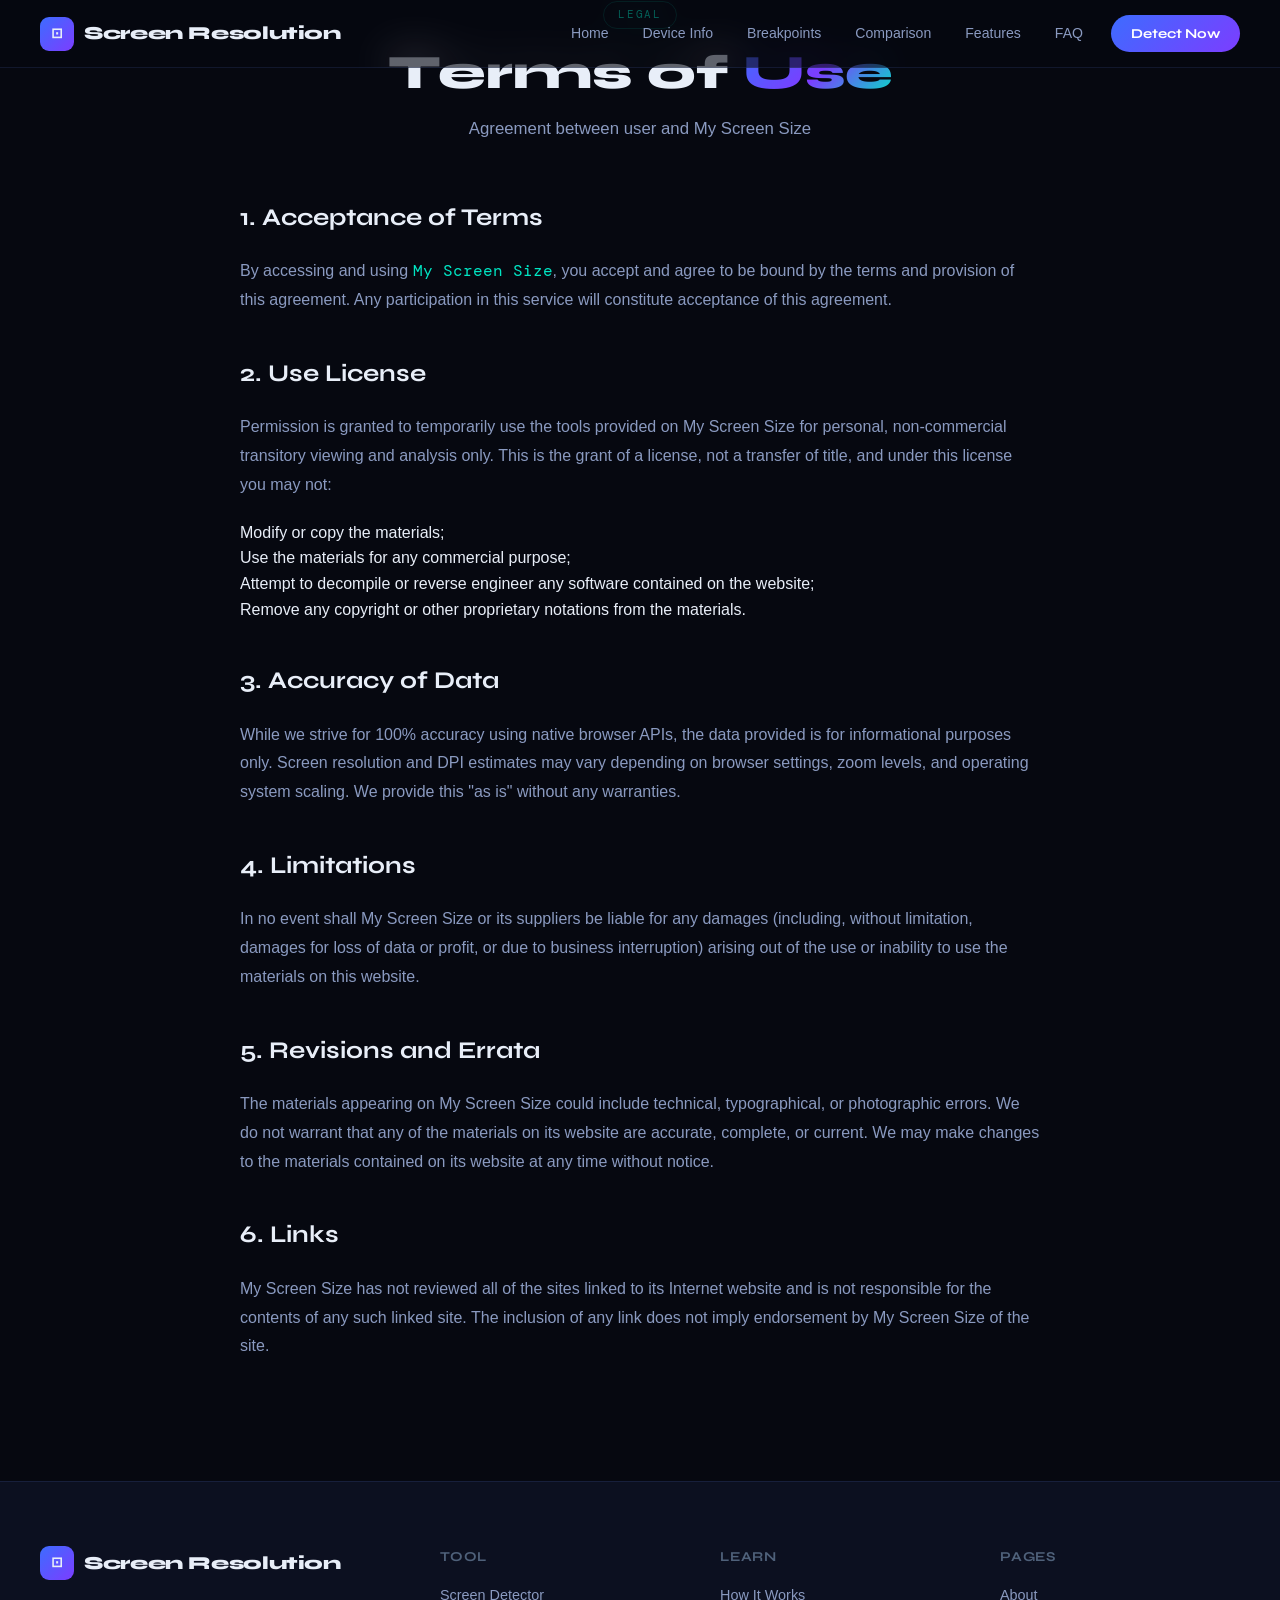
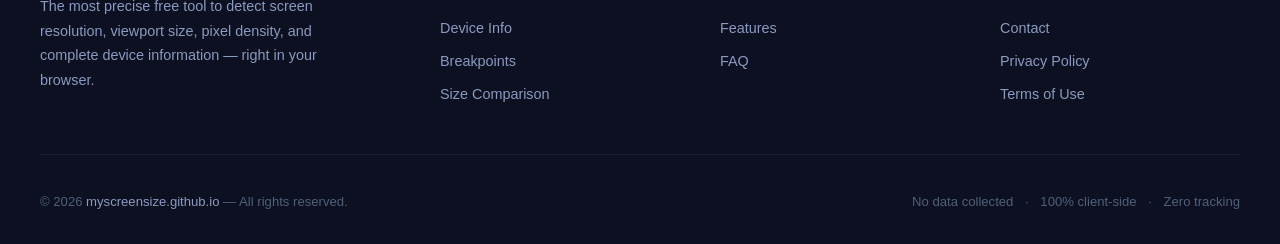
<file: terms.html>
<!DOCTYPE html>
<html lang="en">
<head>
  <meta charset="UTF-8" />
  <meta name="viewport" content="width=device-width, initial-scale=1.0" />
  <title>Terms of Use – My Screen Size</title>
  
  <link rel="preconnect" href="https://fonts.googleapis.com" />
  <link rel="preconnect" href="https://fonts.gstatic.com" crossorigin />
  <link href="https://fonts.googleapis.com/css2?family=Syne:wght@400;500;600;700;800&family=DM+Mono:wght@300;400;500&family=Cabinet+Grotesk:wght@300;400;500;700;900&display=swap" rel="stylesheet" />
  <link rel="icon" type="image/png" sizes="32x32" href="/favicon.png">
  
  <link rel="stylesheet" href="css/style.css" />
  <link rel="stylesheet" href="css/animations.css" />
  <link rel="stylesheet" href="css/components.css" />
  
  <style>
    .legal-content { padding: 160px 0 100px; }
    .legal-body { max-width: 800px; margin: 0 auto; }
    .legal-body h2 { font-family: var(--font-head); margin: 40px 0 20px; color: var(--text); }
    .legal-body p { color: var(--text-2); margin-bottom: 20px; line-height: 1.8; }
    .legal-body .highlight { color: var(--accent-3); font-family: var(--font-mono); }
  </style>
</head>
<body>

  <div id="header-root"></div>

  <main class="legal-content">
    <div class="container">
      <div class="section-header reveal-up">
        <div class="section-tag">LEGAL</div>
        <h1 class="section-title">Terms of <span class="gradient-text">Use</span></h1>
        <p class="section-desc">Agreement between user and My Screen Size</p>
      </div>

      <div class="legal-body reveal-up delay-1">
        <h2>1. Acceptance of Terms</h2>
        <p>By accessing and using <span class="highlight">My Screen Size</span>, you accept and agree to be bound by the terms and provision of this agreement. Any participation in this service will constitute acceptance of this agreement.</p>

        <h2>2. Use License</h2>
        <p>Permission is granted to temporarily use the tools provided on My Screen Size for personal, non-commercial transitory viewing and analysis only. This is the grant of a license, not a transfer of title, and under this license you may not:</p>
        <ul>
            <li>Modify or copy the materials;</li>
            <li>Use the materials for any commercial purpose;</li>
            <li>Attempt to decompile or reverse engineer any software contained on the website;</li>
            <li>Remove any copyright or other proprietary notations from the materials.</li>
        </ul>

        <h2>3. Accuracy of Data</h2>
        <p>While we strive for 100% accuracy using native browser APIs, the data provided is for informational purposes only. Screen resolution and DPI estimates may vary depending on browser settings, zoom levels, and operating system scaling. We provide this "as is" without any warranties.</p>

        <h2>4. Limitations</h2>
        <p>In no event shall My Screen Size or its suppliers be liable for any damages (including, without limitation, damages for loss of data or profit, or due to business interruption) arising out of the use or inability to use the materials on this website.</p>

        <h2>5. Revisions and Errata</h2>
        <p>The materials appearing on My Screen Size could include technical, typographical, or photographic errors. We do not warrant that any of the materials on its website are accurate, complete, or current. We may make changes to the materials contained on its website at any time without notice.</p>

        <h2>6. Links</h2>
        <p>My Screen Size has not reviewed all of the sites linked to its Internet website and is not responsible for the contents of any such linked site. The inclusion of any link does not imply endorsement by My Screen Size of the site.</p>
      </div>
    </div>
  </main>

  <div id="footer-root"></div>

  <script src="js/header.js"></script>
  <script src="js/footer.js"></script>
  <script src="js/animations.js"></script>
  <script src="js/main.js"></script>
</body>
</html>
</file>
<file: css/style.css>
/* =============================================
   MY SCREEN SIZE — style.css
   ============================================= */

/* ---- CSS Variables ---- */
:root {
  --bg:        #060810;
  --bg-2:      #0c1020;
  --bg-3:      #111827;
  --surface:   #131c2e;
  --surface-2: #1a2640;
  --border:    rgba(100, 140, 255, 0.12);
  --border-2:  rgba(100, 140, 255, 0.22);

  --accent:    #3d6cff;
  --accent-2:  #7c3dff;
  --accent-3:  #00e5c3;
  --accent-glow: rgba(61, 108, 255, 0.35);

  --text:      #e8eef8;
  --text-2:    #8a9ac0;
  --text-3:    #4f617a;

  --font-head: 'Syne', sans-serif;
  --font-body: 'Cabinet Grotesk', sans-serif;
  --font-mono: 'DM Mono', monospace;

  --radius:    12px;
  --radius-lg: 20px;
  --radius-xl: 28px;

  --transition: 0.28s cubic-bezier(0.4, 0, 0.2, 1);
  --shadow:     0 4px 30px rgba(0,0,0,0.35);
  --shadow-lg:  0 12px 50px rgba(0,0,0,0.5);
}

/* ---- Reset ---- */
*, *::before, *::after { box-sizing: border-box; margin: 0; padding: 0; }
html { scroll-behavior: smooth; font-size: 16px; }
body {
  font-family: var(--font-body);
  background: var(--bg);
  color: var(--text);
  line-height: 1.6;
  overflow-x: hidden;
  -webkit-font-smoothing: antialiased;
}
img, svg { display: block; max-width: 100%; }
a { color: inherit; text-decoration: none; }
ul { list-style: none; }
button { font-family: inherit; cursor: pointer; border: none; outline: none; }
table { border-collapse: collapse; width: 100%; }

/* ---- Utility ---- */
.container {
  width: 100%;
  max-width: 1200px;
  margin: 0 auto;
  padding: 0 24px;
}
.gradient-text {
  background: linear-gradient(135deg, var(--accent) 0%, var(--accent-2) 50%, var(--accent-3) 100%);
  -webkit-background-clip: text;
  -webkit-text-fill-color: transparent;
  background-clip: text;
}
.section-header {
  text-align: center;
  margin-bottom: 56px;
}
.section-tag {
  display: inline-block;
  font-family: var(--font-mono);
  font-size: 0.7rem;
  letter-spacing: 0.15em;
  color: var(--accent-3);
  border: 1px solid rgba(0,229,195,0.25);
  padding: 4px 14px;
  border-radius: 100px;
  margin-bottom: 16px;
}
.section-title {
  font-family: var(--font-head);
  font-size: clamp(2rem, 4vw, 3rem);
  font-weight: 800;
  line-height: 1.15;
  margin-bottom: 16px;
}
.section-desc {
  font-size: 1.05rem;
  color: var(--text-2);
  max-width: 540px;
  margin: 0 auto;
}

/* ---- Buttons ---- */
.btn {
  display: inline-flex;
  align-items: center;
  gap: 8px;
  font-family: var(--font-head);
  font-size: 0.9rem;
  font-weight: 600;
  padding: 12px 26px;
  border-radius: 100px;
  transition: var(--transition);
  cursor: pointer;
  letter-spacing: 0.01em;
}
.btn-primary {
  background: linear-gradient(135deg, var(--accent), var(--accent-2));
  color: #fff;
  box-shadow: 0 4px 24px var(--accent-glow);
}
.btn-primary:hover {
  transform: translateY(-2px);
  box-shadow: 0 8px 32px var(--accent-glow);
  filter: brightness(1.1);
}
.btn-ghost {
  background: var(--surface);
  color: var(--text);
  border: 1px solid var(--border-2);
}
.btn-ghost:hover {
  background: var(--surface-2);
  border-color: var(--accent);
  color: var(--accent);
}
.btn-large { font-size: 1rem; padding: 15px 36px; }
.btn-copy {
  display: inline-flex;
  align-items: center;
  gap: 6px;
  font-family: var(--font-mono);
  font-size: 0.8rem;
  background: var(--surface-2);
  color: var(--text-2);
  border: 1px solid var(--border-2);
  padding: 8px 18px;
  border-radius: 100px;
  transition: var(--transition);
  cursor: pointer;
}
.btn-copy:hover { color: var(--accent-3); border-color: var(--accent-3); }

/* ============================================================
   HEADER
   ============================================================ */
#site-header {
  position: fixed;
  top: 0; left: 0; right: 0;
  z-index: 1000;
  padding: 0 24px;
  height: 68px;
  display: flex;
  align-items: center;
  background: rgba(6, 8, 16, 0.6);
  backdrop-filter: blur(20px);
  -webkit-backdrop-filter: blur(20px);
  border-bottom: 1px solid var(--border);
  transition: var(--transition);
}
#site-header.scrolled {
  background: rgba(6, 8, 16, 0.92);
  box-shadow: 0 2px 20px rgba(0,0,0,0.4);
}
.header-inner {
  display: flex;
  align-items: center;
  justify-content: space-between;
  width: 100%;
  max-width: 1200px;
  margin: 0 auto;
}
.header-logo {
  display: flex;
  align-items: center;
  gap: 10px;
  font-family: var(--font-head);
  font-weight: 800;
  font-size: 1.15rem;
  letter-spacing: -0.02em;
}
.logo-icon {
  width: 34px; height: 34px;
  background: linear-gradient(135deg, var(--accent), var(--accent-2));
  border-radius: 9px;
  display: flex;
  align-items: center;
  justify-content: center;
  font-size: 0.85rem;
}
.header-nav {
  display: flex;
  align-items: center;
  gap: 6px;
}
.nav-link {
  font-family: var(--font-body);
  font-size: 0.88rem;
  font-weight: 500;
  color: var(--text-2);
  padding: 6px 14px;
  border-radius: 100px;
  transition: var(--transition);
}
.nav-link:hover { color: var(--text); background: var(--surface); }
.nav-cta {
  font-family: var(--font-head);
  font-size: 0.85rem;
  font-weight: 700;
  background: linear-gradient(135deg, var(--accent), var(--accent-2));
  color: #fff;
  padding: 8px 20px;
  border-radius: 100px;
  margin-left: 8px;
  transition: var(--transition);
}
.nav-cta:hover { filter: brightness(1.15); transform: translateY(-1px); }
.header-menu-btn {
  display: none;
  flex-direction: column;
  gap: 5px;
  background: none;
  padding: 6px;
  cursor: pointer;
}
.menu-bar {
  width: 22px; height: 2px;
  background: var(--text);
  border-radius: 2px;
  transition: var(--transition);
}
.mobile-nav {
  display: none;
  position: fixed;
  top: 68px; left: 0; right: 0;
  background: rgba(6,8,16,0.97);
  backdrop-filter: blur(20px);
  border-bottom: 1px solid var(--border);
  padding: 20px 24px;
  flex-direction: column;
  gap: 4px;
  z-index: 999;
}
.mobile-nav.open { display: flex; }
.mobile-nav-link {
  font-family: var(--font-body);
  font-size: 1rem;
  font-weight: 500;
  color: var(--text-2);
  padding: 12px 16px;
  border-radius: var(--radius);
  transition: var(--transition);
}
.mobile-nav-link:hover { color: var(--text); background: var(--surface); }

/* ============================================================
   FOOTER
   ============================================================ */
#site-footer {
  background: var(--bg-2);
  border-top: 1px solid var(--border);
  padding: 64px 24px 32px;
}
.footer-inner {
  max-width: 1200px;
  margin: 0 auto;
}
.footer-top {
  display: grid;
  grid-template-columns: 1.5fr repeat(3, 1fr);
  gap: 40px;
  padding-bottom: 48px;
  border-bottom: 1px solid var(--border);
  margin-bottom: 36px;
}
.footer-brand .header-logo { margin-bottom: 16px; }
.footer-tagline { font-size: 0.9rem; color: var(--text-2); line-height: 1.7; max-width: 280px; }
.footer-col h4 {
  font-family: var(--font-head);
  font-size: 0.85rem;
  font-weight: 700;
  letter-spacing: 0.06em;
  text-transform: uppercase;
  color: var(--text-3);
  margin-bottom: 16px;
}
.footer-links { display: flex; flex-direction: column; gap: 10px; }
.footer-link {
  font-size: 0.9rem;
  color: var(--text-2);
  transition: var(--transition);
}
.footer-link:hover { color: var(--accent); padding-left: 4px; }
.footer-bottom {
  display: flex;
  align-items: center;
  justify-content: space-between;
  flex-wrap: wrap;
  gap: 12px;
}
.footer-copy { font-size: 0.82rem; color: var(--text-3); }
.footer-privacy { font-size: 0.82rem; color: var(--text-3); }
.footer-privacy span { margin: 0 8px; }

/* ============================================================
   HERO SECTION
   ============================================================ */
.hero-section {
  min-height: 100vh;
  display: flex;
  align-items: center;
  position: relative;
  overflow: hidden;
  padding: 100px 24px 80px;
}
.hero-bg-grid {
  position: absolute;
  inset: 0;
  background-image:
    linear-gradient(rgba(100,140,255,0.04) 1px, transparent 1px),
    linear-gradient(90deg, rgba(100,140,255,0.04) 1px, transparent 1px);
  background-size: 60px 60px;
  mask-image: radial-gradient(ellipse at 50% 50%, black 40%, transparent 80%);
}
.hero-orb {
  position: absolute;
  border-radius: 50%;
  filter: blur(80px);
  pointer-events: none;
}
.orb-1 { width: 600px; height: 600px; background: rgba(61,108,255,0.12); top: -150px; right: -100px; }
.orb-2 { width: 400px; height: 400px; background: rgba(124,61,255,0.1); bottom: -100px; left: -100px; }
.orb-3 { width: 300px; height: 300px; background: rgba(0,229,195,0.08); top: 40%; left: 30%; }

.hero-section .container {
  display: grid;
  grid-template-columns: 1fr 1fr;
  gap: 60px;
  align-items: center;
  position: relative;
  z-index: 1;
}
.hero-badge {
  display: inline-flex;
  align-items: center;
  gap: 8px;
  font-family: var(--font-mono);
  font-size: 0.75rem;
  letter-spacing: 0.1em;
  color: var(--accent-3);
  background: rgba(0,229,195,0.08);
  border: 1px solid rgba(0,229,195,0.25);
  padding: 6px 16px;
  border-radius: 100px;
  margin-bottom: 28px;
}
.badge-dot {
  width: 6px; height: 6px;
  background: var(--accent-3);
  border-radius: 50%;
  animation: pulse-dot 2s ease infinite;
}
@keyframes pulse-dot {
  0%, 100% { opacity: 1; transform: scale(1); }
  50% { opacity: 0.4; transform: scale(0.7); }
}
.hero-title {
  font-family: var(--font-head);
  font-size: clamp(3rem, 6vw, 5.5rem);
  font-weight: 800;
  line-height: 1.0;
  letter-spacing: -0.03em;
  margin-bottom: 24px;
}
.hero-subtitle {
  font-size: 1.1rem;
  color: var(--text-2);
  line-height: 1.7;
  max-width: 440px;
  margin-bottom: 36px;
}
.hero-actions { display: flex; gap: 14px; flex-wrap: wrap; }
.hero-scroll-hint {
  position: absolute;
  bottom: 32px;
  left: 50%;
  transform: translateX(-50%);
  display: flex;
  flex-direction: column;
  align-items: center;
  gap: 8px;
  font-family: var(--font-mono);
  font-size: 0.7rem;
  letter-spacing: 0.12em;
  color: var(--text-3);
}
.scroll-line {
  width: 1px; height: 40px;
  background: linear-gradient(to bottom, transparent, var(--text-3));
  animation: scroll-bounce 2s ease infinite;
}
@keyframes scroll-bounce {
  0%, 100% { transform: scaleY(1); opacity: 1; }
  50% { transform: scaleY(0.5); opacity: 0.4; }
}

/* Screen mockup */
.hero-display { display: flex; justify-content: center; }
.screen-mockup { display: flex; flex-direction: column; align-items: center; }
.mockup-frame {
  width: 340px;
  background: var(--surface);
  border: 1.5px solid var(--border-2);
  border-radius: 14px 14px 6px 6px;
  padding: 12px;
  box-shadow: var(--shadow-lg), 0 0 60px rgba(61,108,255,0.08);
  position: relative;
}
.mockup-frame::before {
  content: '';
  position: absolute;
  top: 14px; left: 50%; transform: translateX(-50%);
  width: 60px; height: 4px;
  background: var(--surface-2);
  border-radius: 4px;
}
.mockup-screen {
  background: var(--bg);
  border-radius: 8px;
  padding: 28px 16px 16px;
  display: grid;
  grid-template-columns: 1fr 1fr;
  gap: 10px;
}
.live-stat-card {
  background: var(--surface-2);
  border: 1px solid var(--border);
  border-radius: 10px;
  padding: 14px 12px;
}
.live-label {
  font-family: var(--font-mono);
  font-size: 0.6rem;
  letter-spacing: 0.1em;
  color: var(--text-3);
  margin-bottom: 6px;
}
.live-value {
  font-family: var(--font-mono);
  font-size: 0.88rem;
  font-weight: 500;
  color: var(--accent-3);
}
.mockup-stand {
  width: 80px; height: 20px;
  background: var(--surface);
  clip-path: polygon(20% 0%, 80% 0%, 100% 100%, 0% 100%);
}
.mockup-base {
  width: 140px; height: 8px;
  background: var(--surface);
  border-radius: 4px;
  margin-top: 2px;
}

/* ============================================================
   DETECTOR SECTION
   ============================================================ */
.detector-section {
  padding: 100px 0;
  background: var(--bg);
}
.detector-grid {
  display: grid;
  grid-template-columns: repeat(4, 1fr);
  gap: 16px;
  margin-bottom: 28px;
}
.detector-card {
  background: var(--surface);
  border: 1px solid var(--border);
  border-radius: var(--radius-lg);
  padding: 24px 22px;
  position: relative;
  overflow: hidden;
  transition: var(--transition);
  cursor: default;
}
.detector-card:hover {
  border-color: var(--border-2);
  transform: translateY(-3px);
  box-shadow: var(--shadow);
}
.primary-card {
  grid-column: span 2;
  background: linear-gradient(135deg, rgba(61,108,255,0.12), rgba(124,61,255,0.08));
  border-color: rgba(61,108,255,0.3);
}
.card-glow {
  position: absolute;
  top: -60px; right: -60px;
  width: 200px; height: 200px;
  background: radial-gradient(circle, rgba(61,108,255,0.15), transparent 70%);
  pointer-events: none;
}
.card-icon {
  font-size: 1.5rem;
  margin-bottom: 14px;
  opacity: 0.8;
}
.card-label {
  font-family: var(--font-mono);
  font-size: 0.68rem;
  letter-spacing: 0.1em;
  color: var(--text-3);
  text-transform: uppercase;
  margin-bottom: 8px;
}
.card-value {
  font-family: var(--font-mono);
  font-size: 1.35rem;
  font-weight: 500;
  color: var(--text);
  letter-spacing: -0.02em;
  margin-bottom: 6px;
}
.primary-card .card-value { font-size: 1.8rem; color: var(--accent); }
.card-sub {
  font-size: 0.78rem;
  color: var(--text-3);
}
.detector-copy-bar {
  display: flex;
  align-items: center;
  justify-content: space-between;
  background: var(--surface);
  border: 1px solid var(--border);
  border-radius: var(--radius);
  padding: 14px 20px;
  gap: 16px;
  flex-wrap: wrap;
}
.detector-copy-bar span {
  font-family: var(--font-mono);
  font-size: 0.78rem;
  color: var(--text-2);
  flex: 1;
  min-width: 0;
  overflow: hidden;
  text-overflow: ellipsis;
  white-space: nowrap;
}

/* ============================================================
   DEVICE SECTION
   ============================================================ */
.device-section {
  padding: 100px 0;
  background: var(--bg-2);
}
.device-grid {
  display: grid;
  grid-template-columns: repeat(3, 1fr);
  gap: 20px;
}
.device-info-panel {
  background: var(--surface);
  border: 1px solid var(--border);
  border-radius: var(--radius-lg);
  padding: 28px 24px;
}
.panel-title {
  display: flex;
  align-items: center;
  gap: 10px;
  font-family: var(--font-head);
  font-size: 0.95rem;
  font-weight: 700;
  margin-bottom: 22px;
  padding-bottom: 16px;
  border-bottom: 1px solid var(--border);
  color: var(--text);
}
.info-list { display: flex; flex-direction: column; gap: 0; }
.info-item {
  display: flex;
  justify-content: space-between;
  align-items: flex-start;
  gap: 12px;
  padding: 11px 0;
  border-bottom: 1px solid rgba(100,140,255,0.06);
}
.info-item:last-child { border-bottom: none; }
.info-key {
  font-size: 0.82rem;
  color: var(--text-3);
  flex-shrink: 0;
}
.info-val {
  font-family: var(--font-mono);
  font-size: 0.78rem;
  color: var(--text-2);
  text-align: right;
  word-break: break-all;
}

/* ============================================================
   BREAKPOINT SECTION
   ============================================================ */
.breakpoint-section {
  padding: 100px 0;
  background: var(--bg);
}
.breakpoint-visualizer { margin-bottom: 40px; }
.bp-ruler {
  width: 100%;
  height: 12px;
  background: var(--surface);
  border-radius: 100px;
  position: relative;
  overflow: hidden;
  margin-bottom: 16px;
  border: 1px solid var(--border);
}
.bp-fill {
  height: 100%;
  background: linear-gradient(90deg, var(--accent), var(--accent-2));
  border-radius: 100px;
  transition: width 0.3s ease;
  position: relative;
}
.bp-fill::after {
  content: '';
  position: absolute;
  right: 0; top: 0; bottom: 0;
  width: 20px;
  background: rgba(255,255,255,0.3);
  border-radius: 100px;
  animation: ruler-shine 2s ease infinite;
}
@keyframes ruler-shine {
  0%, 100% { opacity: 1; }
  50% { opacity: 0; }
}
.bp-labels {
  display: flex;
  justify-content: space-between;
  font-family: var(--font-mono);
  font-size: 0.68rem;
  color: var(--text-3);
  margin-bottom: 28px;
}
.bp-cards {
  display: flex;
  gap: 10px;
  flex-wrap: wrap;
  margin-bottom: 8px;
}
.bp-card {
  display: flex;
  align-items: center;
  gap: 8px;
  background: var(--surface);
  border: 1px solid var(--border);
  border-radius: 100px;
  padding: 6px 16px;
  font-family: var(--font-mono);
  font-size: 0.75rem;
  color: var(--text-2);
  transition: var(--transition);
}
.bp-card.active {
  background: rgba(61,108,255,0.12);
  border-color: var(--accent);
  color: var(--accent);
}
.bp-dot {
  width: 6px; height: 6px;
  border-radius: 50%;
  background: var(--text-3);
}
.bp-card.active .bp-dot {
  background: var(--accent);
  box-shadow: 0 0 6px var(--accent);
}
.breakpoint-table-wrap {
  overflow-x: auto;
  border-radius: var(--radius-lg);
  border: 1px solid var(--border);
}
.breakpoint-table th, .breakpoint-table td {
  padding: 14px 18px;
  text-align: left;
  border-bottom: 1px solid var(--border);
  font-size: 0.85rem;
}
.breakpoint-table th {
  font-family: var(--font-mono);
  font-size: 0.72rem;
  letter-spacing: 0.08em;
  text-transform: uppercase;
  color: var(--text-3);
  background: var(--surface);
}
.breakpoint-table td { color: var(--text-2); }
.breakpoint-table tr:last-child td { border-bottom: none; }
.breakpoint-table tr:hover td { background: rgba(100,140,255,0.03); }
.bp-badge {
  display: inline-flex;
  align-items: center;
  gap: 5px;
  font-family: var(--font-mono);
  font-size: 0.7rem;
  padding: 3px 10px;
  border-radius: 100px;
  border: 1px solid var(--border);
  color: var(--text-3);
}
.bp-badge.match {
  background: rgba(0,229,195,0.08);
  border-color: rgba(0,229,195,0.4);
  color: var(--accent-3);
}

/* ============================================================
   COMPARISON SECTION
   ============================================================ */
.comparison-section {
  padding: 100px 0;
  background: var(--bg-2);
}
.comparison-layout {
  display: grid;
  grid-template-columns: 1fr 280px;
  gap: 28px;
  align-items: start;
}
.comparison-canvas {
  background: var(--surface);
  border: 1px solid var(--border);
  border-radius: var(--radius-lg);
  padding: 32px;
  min-height: 380px;
  display: flex;
  align-items: flex-end;
  gap: 16px;
  overflow-x: auto;
}
.comp-bar-wrap {
  display: flex;
  flex-direction: column;
  align-items: center;
  gap: 8px;
  flex-shrink: 0;
}
.comp-bar {
  width: 50px;
  border-radius: 4px 4px 0 0;
  position: relative;
  transition: all 0.4s cubic-bezier(0.34, 1.56, 0.64, 1);
}
.comp-bar.current {
  background: linear-gradient(to top, var(--accent), var(--accent-2));
  box-shadow: 0 0 20px rgba(61,108,255,0.3);
}
.comp-bar:not(.current) { background: var(--surface-2); border: 1px solid var(--border); }
.comp-bar:hover { filter: brightness(1.2); }
.comp-label {
  font-family: var(--font-mono);
  font-size: 0.65rem;
  color: var(--text-3);
  text-align: center;
  line-height: 1.4;
  max-width: 60px;
}
.comparison-legend {
  background: var(--surface);
  border: 1px solid var(--border);
  border-radius: var(--radius-lg);
  padding: 24px;
}
.legend-title {
  font-family: var(--font-head);
  font-size: 0.85rem;
  font-weight: 700;
  color: var(--text);
  margin-bottom: 18px;
  padding-bottom: 12px;
  border-bottom: 1px solid var(--border);
}
.legend-item {
  display: flex;
  align-items: center;
  gap: 10px;
  padding: 8px 0;
  border-bottom: 1px solid rgba(100,140,255,0.06);
}
.legend-item:last-child { border-bottom: none; }
.legend-dot {
  width: 10px; height: 10px;
  border-radius: 3px;
  flex-shrink: 0;
}
.legend-info { flex: 1; }
.legend-name { font-size: 0.8rem; color: var(--text-2); margin-bottom: 2px; }
.legend-res { font-family: var(--font-mono); font-size: 0.7rem; color: var(--text-3); }

/* ============================================================
   FEATURES SECTION
   ============================================================ */
.features-section {
  padding: 100px 0;
  background: var(--bg);
}
.features-grid {
  display: grid;
  grid-template-columns: repeat(3, 1fr);
  gap: 16px;
}
.feature-card {
  background: var(--surface);
  border: 1px solid var(--border);
  border-radius: var(--radius-lg);
  padding: 32px 28px;
  position: relative;
  overflow: hidden;
  transition: var(--transition);
}
.feature-card:hover {
  border-color: var(--border-2);
  transform: translateY(-4px);
  box-shadow: var(--shadow);
}
.feature-card.card-wide { grid-column: span 2; }
.feat-number {
  font-family: var(--font-mono);
  font-size: 0.68rem;
  letter-spacing: 0.12em;
  color: var(--accent);
  margin-bottom: 16px;
}
.feat-icon-wrap {
  color: var(--text-2);
  margin-bottom: 16px;
  opacity: 0.8;
}
.feature-card h3 {
  font-family: var(--font-head);
  font-size: 1.1rem;
  font-weight: 700;
  margin-bottom: 10px;
}
.feature-card p {
  font-size: 0.88rem;
  color: var(--text-2);
  line-height: 1.7;
}

/* ============================================================
   HOW IT WORKS SECTION
   ============================================================ */
.how-section {
  padding: 100px 0;
  background: var(--bg-2);
}
.steps-track {
  display: flex;
  align-items: flex-start;
  gap: 0;
  margin-bottom: 52px;
}
.step-item {
  flex: 1;
  background: var(--surface);
  border: 1px solid var(--border);
  border-radius: var(--radius-lg);
  padding: 32px 28px;
  position: relative;
}
.step-connector {
  width: 48px;
  flex-shrink: 0;
  display: flex;
  align-items: center;
  justify-content: center;
  padding-top: 48px;
}
.step-connector::after {
  content: '';
  display: block;
  width: 100%;
  height: 1px;
  background: linear-gradient(90deg, var(--accent), var(--accent-2));
}
.step-num {
  font-family: var(--font-mono);
  font-size: 0.68rem;
  letter-spacing: 0.14em;
  color: var(--accent);
  margin-bottom: 14px;
}
.step-content h3 {
  font-family: var(--font-head);
  font-size: 1.05rem;
  font-weight: 700;
  margin-bottom: 10px;
}
.step-content p {
  font-size: 0.86rem;
  color: var(--text-2);
  line-height: 1.7;
}
.step-content code {
  font-family: var(--font-mono);
  font-size: 0.82rem;
  background: var(--surface-2);
  color: var(--accent-3);
  padding: 2px 7px;
  border-radius: 5px;
}
.api-chips {
  display: flex;
  flex-wrap: wrap;
  gap: 10px;
  justify-content: center;
}
.api-chip {
  font-family: var(--font-mono);
  font-size: 0.78rem;
  background: var(--surface);
  color: var(--accent-3);
  border: 1px solid rgba(0,229,195,0.2);
  padding: 6px 16px;
  border-radius: 100px;
}

/* ============================================================
   FAQ SECTION
   ============================================================ */
.faq-section {
  padding: 100px 0;
  background: var(--bg);
}
.faq-list { max-width: 760px; margin: 0 auto; display: flex; flex-direction: column; gap: 8px; }
.faq-item {
  background: var(--surface);
  border: 1px solid var(--border);
  border-radius: var(--radius);
  overflow: hidden;
  transition: var(--transition);
}
.faq-item.open { border-color: var(--border-2); }
.faq-question {
  width: 100%;
  display: flex;
  align-items: center;
  justify-content: space-between;
  gap: 16px;
  padding: 20px 24px;
  background: none;
  color: var(--text);
  font-family: var(--font-head);
  font-size: 0.95rem;
  font-weight: 600;
  text-align: left;
  cursor: pointer;
  transition: var(--transition);
}
.faq-question:hover { color: var(--accent); }
.faq-icon {
  width: 22px; height: 22px;
  flex-shrink: 0;
  border: 1px solid var(--border-2);
  border-radius: 50%;
  display: flex;
  align-items: center;
  justify-content: center;
  font-size: 1rem;
  transition: var(--transition);
}
.faq-item.open .faq-icon { transform: rotate(45deg); background: var(--accent); border-color: var(--accent); }
.faq-answer {
  max-height: 0;
  overflow: hidden;
  transition: max-height 0.35s ease, padding 0.35s ease;
}
.faq-item.open .faq-answer { max-height: 300px; }
.faq-answer-inner {
  padding: 0 24px 20px;
  font-size: 0.9rem;
  color: var(--text-2);
  line-height: 1.75;
  border-top: 1px solid var(--border);
}

/* ============================================================
   CTA SECTION
   ============================================================ */
.cta-section {
  padding: 120px 0;
  position: relative;
  overflow: hidden;
  text-align: center;
}
.cta-bg {
  position: absolute;
  inset: 0;
  background: radial-gradient(ellipse at 50% 50%, rgba(61,108,255,0.15) 0%, transparent 70%);
}
.cta-inner { position: relative; z-index: 1; }
.cta-badge {
  display: inline-block;
  font-family: var(--font-mono);
  font-size: 0.68rem;
  letter-spacing: 0.15em;
  color: var(--text-3);
  margin-bottom: 24px;
}
.cta-title {
  font-family: var(--font-head);
  font-size: clamp(2.5rem, 5vw, 4rem);
  font-weight: 800;
  letter-spacing: -0.03em;
  margin-bottom: 20px;
}
.cta-desc {
  font-size: 1.05rem;
  color: var(--text-2);
  margin-bottom: 40px;
  max-width: 480px;
  margin-left: auto;
  margin-right: auto;
}

/* ============================================================
   RESPONSIVE
   ============================================================ */
@media (max-width: 1024px) {
  .hero-section .container { grid-template-columns: 1fr; }
  .hero-display { display: none; }
  .detector-grid { grid-template-columns: repeat(2, 1fr); }
  .primary-card { grid-column: span 2; }
  .device-grid { grid-template-columns: 1fr; }
  .features-grid { grid-template-columns: 1fr 1fr; }
  .feature-card.card-wide { grid-column: span 2; }
  .comparison-layout { grid-template-columns: 1fr; }
  .footer-top { grid-template-columns: 1fr 1fr; }
}

@media (max-width: 768px) {
  .header-nav { display: none; }
  .header-menu-btn { display: flex; }
  .detector-grid { grid-template-columns: 1fr 1fr; }
  .features-grid { grid-template-columns: 1fr; }
  .feature-card.card-wide { grid-column: span 1; }
  .steps-track { flex-direction: column; }
  .step-connector { width: 1px; height: 32px; padding: 0; }
  .step-connector::after { width: 1px; height: 100%; background: linear-gradient(to bottom, var(--accent), var(--accent-2)); }
  .footer-top { grid-template-columns: 1fr 1fr; gap: 28px; }
  .footer-bottom { flex-direction: column; align-items: flex-start; }
}

@media (max-width: 540px) {
  .section-title { font-size: 1.8rem; }
  .detector-grid { grid-template-columns: 1fr; }
  .primary-card { grid-column: span 1; }
  .footer-top { grid-template-columns: 1fr; }
  .hero-actions { flex-direction: column; }
  .hero-actions .btn { justify-content: center; }
}
</file>
<file: css/animations.css>
/* =============================================
   MY SCREEN SIZE — animations.css
   ============================================= */

/* ---- Reveal animations ---- */
.reveal-up,
.reveal-left,
.reveal-right {
  opacity: 0;
  transform: translateY(36px);
  transition: opacity 0.7s cubic-bezier(0.16, 1, 0.3, 1),
              transform 0.7s cubic-bezier(0.16, 1, 0.3, 1);
}
.reveal-left  { transform: translateX(-36px); }
.reveal-right { transform: translateX(36px); }

.reveal-up.visible,
.reveal-left.visible,
.reveal-right.visible {
  opacity: 1;
  transform: translate(0, 0);
}

/* ---- Delay helpers ---- */
.delay-1 { transition-delay: 0.1s; }
.delay-2 { transition-delay: 0.2s; }
.delay-3 { transition-delay: 0.35s; }
.delay-4 { transition-delay: 0.5s; }

/* ---- Floating animation for orbs ---- */
.orb-1 { animation: float-orb-1 14s ease-in-out infinite; }
.orb-2 { animation: float-orb-2 18s ease-in-out infinite; }
.orb-3 { animation: float-orb-3 11s ease-in-out infinite; }

@keyframes float-orb-1 {
  0%, 100% { transform: translate(0, 0) scale(1); }
  33% { transform: translate(-30px, 20px) scale(1.04); }
  66% { transform: translate(20px, -30px) scale(0.96); }
}
@keyframes float-orb-2 {
  0%, 100% { transform: translate(0, 0) scale(1); }
  50% { transform: translate(40px, -25px) scale(1.06); }
}
@keyframes float-orb-3 {
  0%, 100% { transform: translate(0, 0); }
  50% { transform: translate(-20px, 30px); }
}

/* ---- Card hover glow pulse ---- */
.detector-card:hover .card-icon {
  animation: icon-pop 0.35s cubic-bezier(0.34, 1.56, 0.64, 1);
}
@keyframes icon-pop {
  0% { transform: scale(1); }
  50% { transform: scale(1.3); }
  100% { transform: scale(1); }
}

/* ---- Page load fade ---- */
body { animation: body-fade 0.5s ease forwards; }
@keyframes body-fade {
  from { opacity: 0; }
  to { opacity: 1; }
}

/* ---- Counter animation ---- */
@keyframes count-up {
  from { opacity: 0; transform: translateY(8px); }
  to { opacity: 1; transform: translateY(0); }
}
.card-value { animation: count-up 0.4s ease forwards; }

/* ---- Skeleton loading ---- */
@keyframes skeleton-shimmer {
  0% { background-position: -400px 0; }
  100% { background-position: 400px 0; }
}
.skeleton {
  background: linear-gradient(90deg, var(--surface) 25%, var(--surface-2) 50%, var(--surface) 75%);
  background-size: 800px 100%;
  animation: skeleton-shimmer 1.6s infinite linear;
  border-radius: 6px;
  color: transparent !important;
}

/* ---- Copy button success ---- */
.btn-copy.copied {
  color: var(--accent-3);
  border-color: var(--accent-3);
  animation: copy-bounce 0.4s cubic-bezier(0.34, 1.56, 0.64, 1);
}
@keyframes copy-bounce {
  0% { transform: scale(1); }
  50% { transform: scale(1.07); }
  100% { transform: scale(1); }
}

/* ---- Active breakpoint pulse ---- */
.bp-card.active {
  animation: bp-active-glow 3s ease infinite;
}
@keyframes bp-active-glow {
  0%, 100% { box-shadow: 0 0 0 0 rgba(61,108,255,0); }
  50% { box-shadow: 0 0 12px 2px rgba(61,108,255,0.2); }
}

/* ---- Comparison bar entrance ---- */
@keyframes bar-rise {
  from { transform: scaleY(0); transform-origin: bottom; }
  to { transform: scaleY(1); transform-origin: bottom; }
}
.comp-bar { transform-origin: bottom; }
.comp-bar.animated { animation: bar-rise 0.6s cubic-bezier(0.34, 1.56, 0.64, 1) forwards; }

/* ---- Tooltip ---- */
.tooltip {
  position: absolute;
  bottom: calc(100% + 8px);
  left: 50%;
  transform: translateX(-50%);
  background: var(--bg-3);
  color: var(--text);
  font-family: var(--font-mono);
  font-size: 0.7rem;
  padding: 5px 10px;
  border-radius: 6px;
  border: 1px solid var(--border-2);
  white-space: nowrap;
  pointer-events: none;
  opacity: 0;
  transition: opacity 0.2s ease;
  z-index: 10;
}
.comp-bar-wrap:hover .tooltip { opacity: 1; }

/* ---- Scrollbar ---- */
::-webkit-scrollbar { width: 6px; height: 6px; }
::-webkit-scrollbar-track { background: var(--bg); }
::-webkit-scrollbar-thumb { background: var(--surface-2); border-radius: 3px; }
::-webkit-scrollbar-thumb:hover { background: var(--border-2); }

/* ---- Focus visible ---- */
*:focus-visible {
  outline: 2px solid var(--accent);
  outline-offset: 3px;
  border-radius: 4px;
}
</file>
<file: css/components.css>
/* =============================================
   MY SCREEN SIZE — components.css
   ============================================= */

/* ---- Toast notification ---- */
.toast {
  position: fixed;
  bottom: 28px;
  right: 28px;
  z-index: 9999;
  display: flex;
  align-items: center;
  gap: 10px;
  background: var(--surface-2);
  border: 1px solid var(--border-2);
  border-radius: var(--radius);
  padding: 14px 20px;
  font-family: var(--font-mono);
  font-size: 0.82rem;
  color: var(--text);
  box-shadow: var(--shadow-lg);
  transform: translateY(80px);
  opacity: 0;
  transition: transform 0.35s cubic-bezier(0.34, 1.56, 0.64, 1), opacity 0.3s ease;
  pointer-events: none;
}
.toast.show {
  transform: translateY(0);
  opacity: 1;
}
.toast-icon { color: var(--accent-3); font-size: 1rem; }

/* ---- Live indicator ---- */
.live-indicator {
  display: inline-flex;
  align-items: center;
  gap: 6px;
  font-family: var(--font-mono);
  font-size: 0.7rem;
  letter-spacing: 0.08em;
  color: var(--accent-3);
}
.live-dot {
  width: 6px; height: 6px;
  background: var(--accent-3);
  border-radius: 50%;
  animation: live-pulse 1.5s ease infinite;
}
@keyframes live-pulse {
  0%, 100% { opacity: 1; box-shadow: 0 0 0 0 rgba(0,229,195,0.4); }
  50% { opacity: 0.6; box-shadow: 0 0 0 4px rgba(0,229,195,0); }
}

/* ---- Section divider ---- */
.section-divider {
  width: 60px;
  height: 3px;
  background: linear-gradient(90deg, var(--accent), var(--accent-2));
  border-radius: 2px;
  margin: 0 auto 20px;
}

/* ---- Badge variants ---- */
.badge-yes {
  font-family: var(--font-mono);
  font-size: 0.72rem;
  color: var(--accent-3);
  background: rgba(0,229,195,0.1);
  border: 1px solid rgba(0,229,195,0.25);
  padding: 2px 9px;
  border-radius: 100px;
}
.badge-no {
  font-family: var(--font-mono);
  font-size: 0.72rem;
  color: #ff6b6b;
  background: rgba(255,107,107,0.1);
  border: 1px solid rgba(255,107,107,0.25);
  padding: 2px 9px;
  border-radius: 100px;
}
.badge-info {
  font-family: var(--font-mono);
  font-size: 0.72rem;
  color: var(--accent);
  background: rgba(61,108,255,0.1);
  border: 1px solid rgba(61,108,255,0.25);
  padding: 2px 9px;
  border-radius: 100px;
}

/* ---- Orientation icon ---- */
.orient-portrait  { display: inline-block; width: 14px; height: 20px; border: 1.5px solid currentColor; border-radius: 3px; vertical-align: middle; margin-right: 5px; }
.orient-landscape { display: inline-block; width: 20px; height: 14px; border: 1.5px solid currentColor; border-radius: 3px; vertical-align: middle; margin-right: 5px; }

/* ---- Progress bar ---- */
.prog-bar-wrap {
  width: 100%;
  height: 4px;
  background: var(--surface-2);
  border-radius: 100px;
  overflow: hidden;
  margin-top: 8px;
}
.prog-bar {
  height: 100%;
  background: linear-gradient(90deg, var(--accent), var(--accent-3));
  border-radius: 100px;
  transition: width 0.5s ease;
}

/* ---- Number flip animation ---- */
.num-flip {
  display: inline-block;
  transition: transform 0.25s ease, opacity 0.25s ease;
}
.num-flip.changing {
  transform: translateY(-6px);
  opacity: 0;
}

/* ---- Fullscreen readout overlay ---- */
.readout-overlay {
  position: fixed;
  inset: 0;
  background: rgba(6,8,16,0.92);
  backdrop-filter: blur(20px);
  z-index: 2000;
  display: flex;
  align-items: center;
  justify-content: center;
  opacity: 0;
  pointer-events: none;
  transition: opacity 0.3s ease;
}
.readout-overlay.open {
  opacity: 1;
  pointer-events: all;
}
.readout-box {
  background: var(--surface);
  border: 1px solid var(--border-2);
  border-radius: var(--radius-xl);
  padding: 48px;
  max-width: 600px;
  width: 90%;
  box-shadow: var(--shadow-lg);
}
.readout-close {
  position: absolute;
  top: 20px; right: 20px;
  background: var(--surface-2);
  border: 1px solid var(--border);
  color: var(--text);
  width: 36px; height: 36px;
  border-radius: 50%;
  display: flex;
  align-items: center;
  justify-content: center;
  font-size: 1.1rem;
  cursor: pointer;
  transition: var(--transition);
}
.readout-close:hover { background: var(--bg-3); color: var(--accent); }

/* ---- Mobile compact cards ---- */
@media (max-width: 540px) {
  .detector-card { padding: 18px 16px; }
  .card-value { font-size: 1.1rem; }
  .primary-card .card-value { font-size: 1.4rem; }
  .device-info-panel { padding: 20px 16px; }
  .feature-card { padding: 24px 20px; }
  .faq-question { padding: 16px 18px; }
  .faq-answer-inner { padding: 0 18px 16px; }
}
</file>
